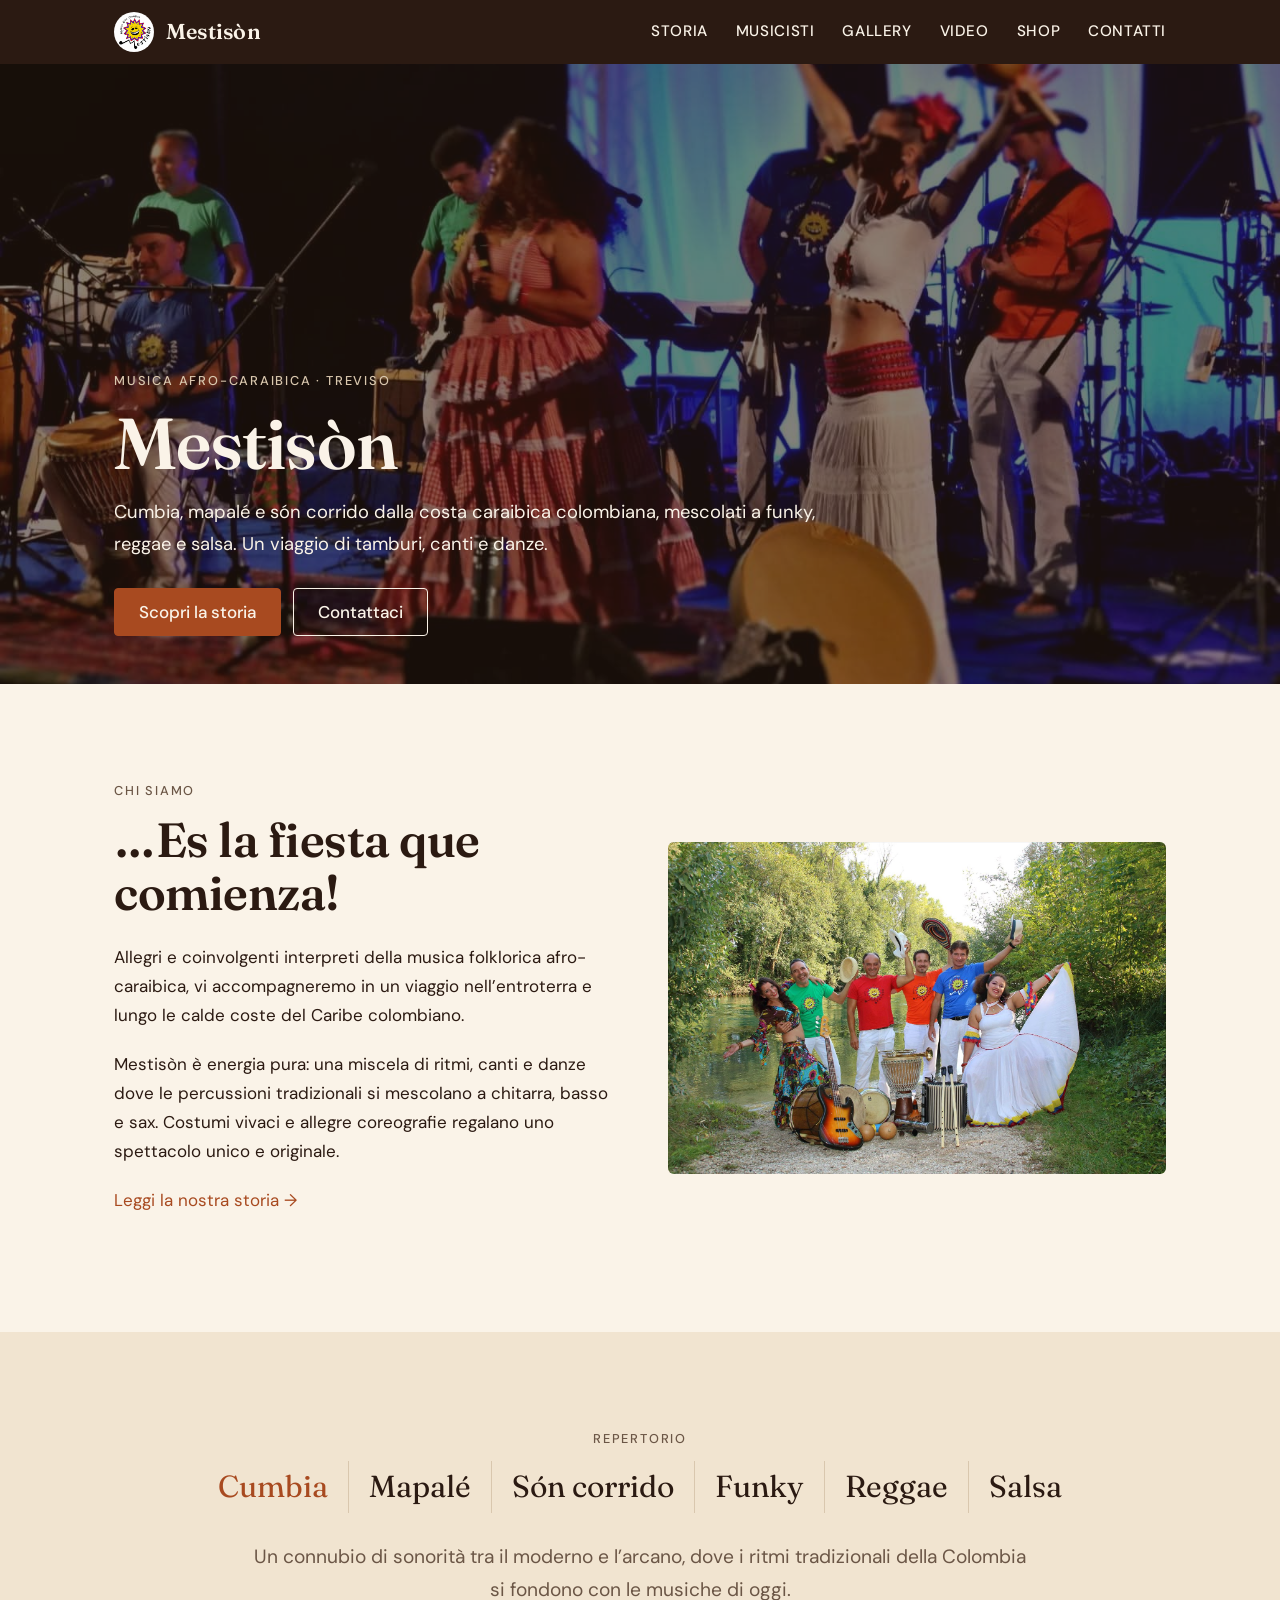
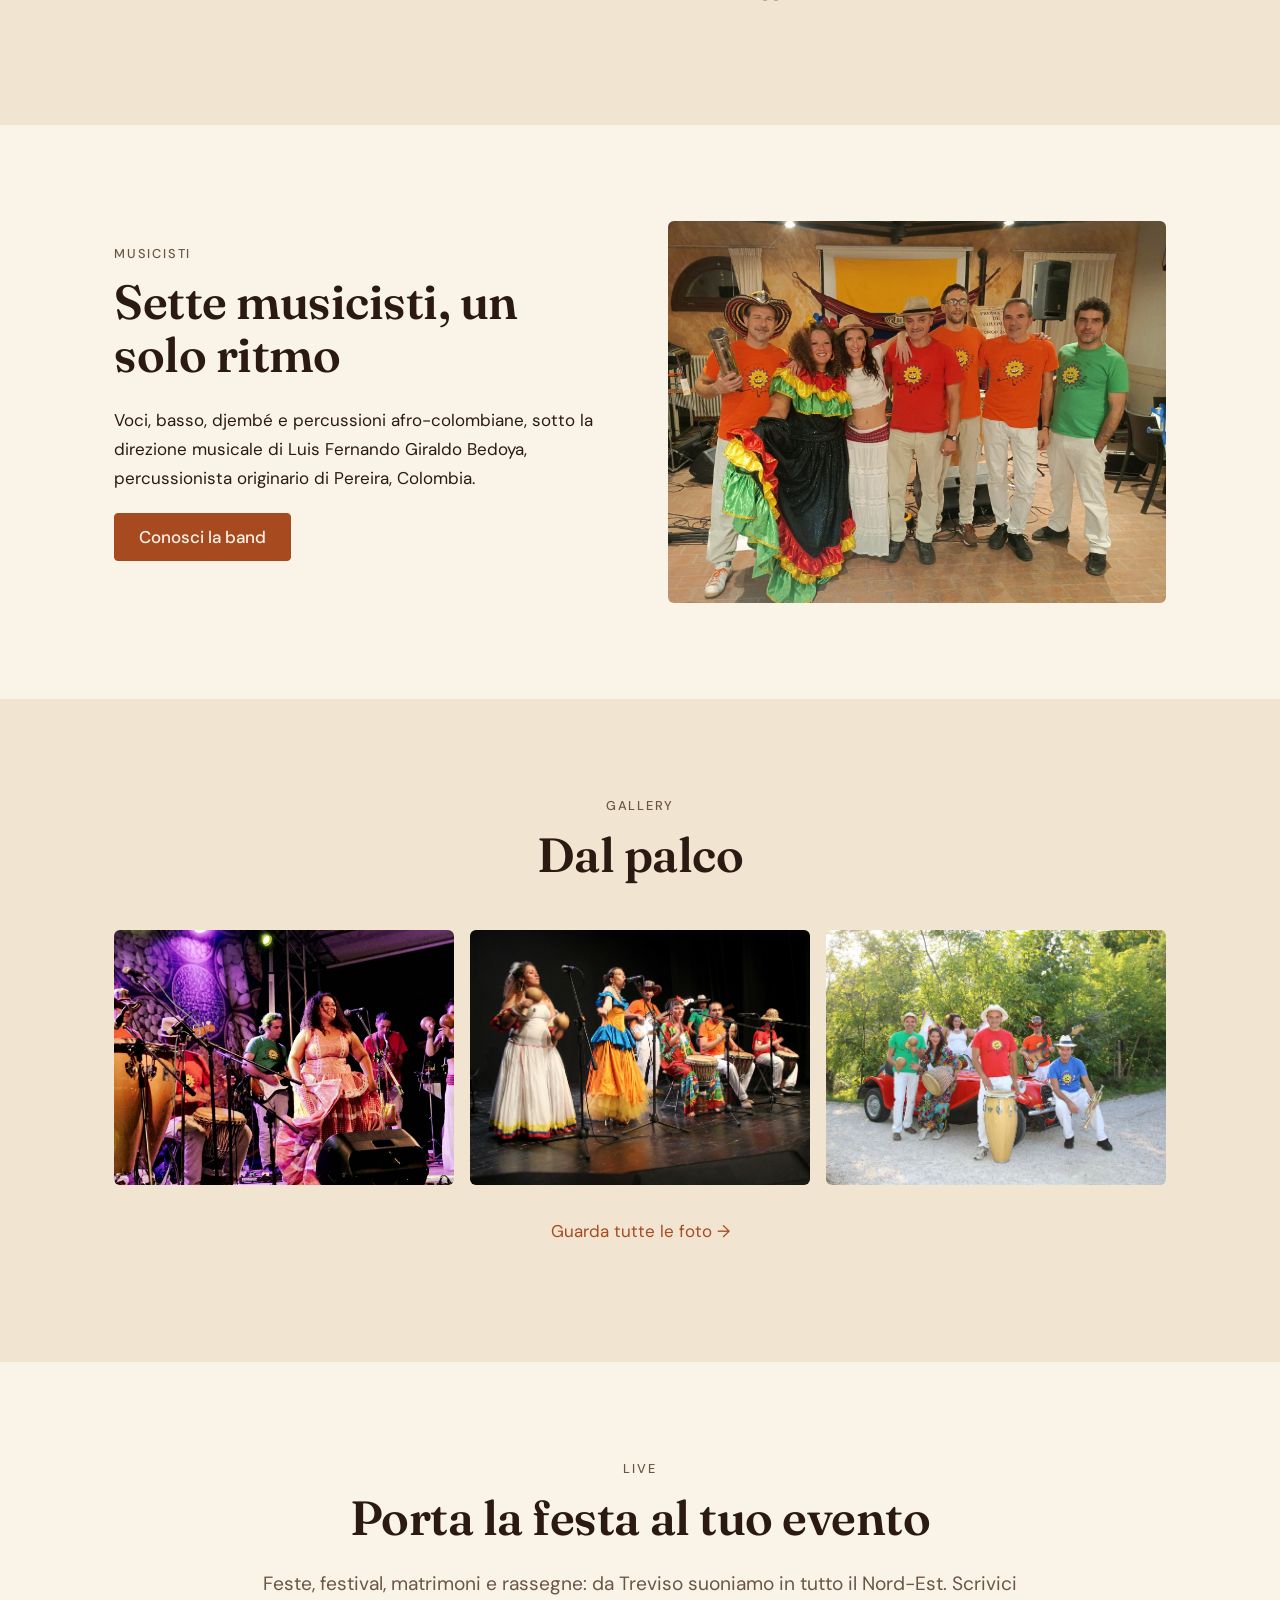
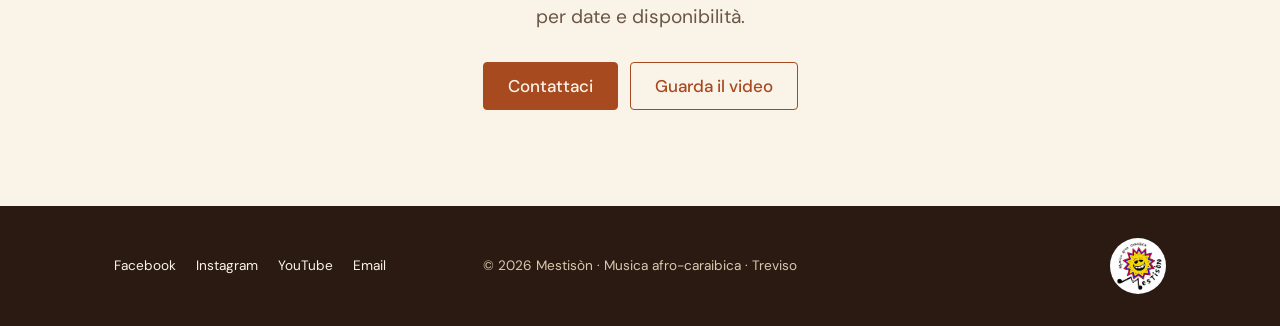
<file: site/index.html>
<!DOCTYPE html>
<html lang="it">
<head>
  <meta charset="utf-8">
  <meta name="viewport" content="width=device-width, initial-scale=1">
  <title>Mestisòn · Musica afro-caraibica</title>
  <meta name="description" content="Mestisòn: cumbia, mapalé e ritmi della costa caraibica colombiana. Band afro-caraibica nata a Treviso nel 2011.">
  <link rel="icon" href="assets/images/logo.jpg">
  <link rel="preconnect" href="https://fonts.googleapis.com">
  <link rel="preconnect" href="https://fonts.gstatic.com" crossorigin>
  <link href="https://fonts.googleapis.com/css2?family=Fraunces:wght@600&family=DM+Sans:wght@400;500;700&display=swap" rel="stylesheet">
  <link rel="stylesheet" href="css/style.css">
</head>
<body>
  <a class="skip-link" href="#main">Vai al contenuto</a>

  <header class="top-bar">
    <div class="container top-bar__inner">
      <a class="brand" href="./" aria-label="Mestisòn, home">
        <img src="assets/images/logo.jpg" alt="" width="40" height="40">
        <span>Mestisòn</span>
      </a>
      <button class="menu-toggle" type="button" aria-expanded="false" aria-controls="site-nav" aria-label="Apri il menu">
        <span></span><span></span><span></span>
      </button>
      <nav id="site-nav" class="site-nav" aria-label="Navigazione principale">
        <ul>
          <li><a href="storia/">Storia</a></li>
          <li><a href="musicisti/">Musicisti</a></li>
          <li><a href="gallery/">Gallery</a></li>
          <li><a href="video/">Video</a></li>
          <li><a href="shop/">Shop</a></li>
          <li><a href="contatti/">Contatti</a></li>
        </ul>
      </nav>
    </div>
  </header>

  <section class="hero hero--home" aria-labelledby="hero-title">
    <img class="hero__img" src="assets/images/storia/foto-storia.jpg" alt="Mestisòn dal vivo sul palco: percussioni, voci e ballerine in costume tradizionale" fetchpriority="high">
    <div class="hero__content container">
      <span class="eyebrow">Musica afro-caraibica · Treviso</span>
      <h1 id="hero-title">Mestisòn</h1>
      <p>Cumbia, mapalé e són corrido dalla costa caraibica colombiana, mescolati a funky, reggae e salsa. Un viaggio di tamburi, canti e danze.</p>
      <div class="btn-group">
        <a class="btn" href="storia/">Scopri la storia</a>
        <a class="btn btn--ghost" href="contatti/">Contattaci</a>
      </div>
    </div>
  </section>

  <main id="main">
    <section class="section">
      <div class="container two-col">
        <div>
          <span class="eyebrow">Chi siamo</span>
          <h2>…Es la fiesta que comienza!</h2>
          <p>Allegri e coinvolgenti interpreti della musica folklorica afro-caraibica, vi accompagneremo in un viaggio nell’entroterra e lungo le calde coste del Caribe colombiano.</p>
          <p>Mestisòn è energia pura: una miscela di ritmi, canti e danze dove le percussioni tradizionali si mescolano a chitarra, basso e sax. Costumi vivaci e allegre coreografie regalano uno spettacolo unico e originale.</p>
          <p><a href="storia/">Leggi la nostra storia →</a></p>
        </div>
        <div class="two-col__media">
          <img src="assets/images/gallery/img-7761.jpg" alt="La band Mestisòn al completo sulla riva del fiume con strumenti e costumi colorati" loading="lazy" width="1600" height="1067">
        </div>
      </div>
    </section>

    <section class="section section--alt" aria-labelledby="ritmi-title">
      <div class="container text-center">
        <span class="eyebrow">Repertorio</span>
        <h2 id="ritmi-title" class="visually-hidden">I ritmi che suoniamo</h2>
        <ul class="rhythms">
          <li><em>Cumbia</em></li>
          <li>Mapalé</li>
          <li>Són corrido</li>
          <li>Funky</li>
          <li>Reggae</li>
          <li>Salsa</li>
        </ul>
        <p class="lead" style="margin-top: 28px;">Un connubio di sonorità tra il moderno e l’arcano, dove i ritmi tradizionali della Colombia si fondono con le musiche di oggi.</p>
      </div>
    </section>

    <section class="section">
      <div class="container two-col two-col--reverse">
        <div>
          <span class="eyebrow">Musicisti</span>
          <h2>Sette musicisti, un solo ritmo</h2>
          <p>Voci, basso, djembé e percussioni afro-colombiane, sotto la direzione musicale di Luis Fernando Giraldo Bedoya, percussionista originario di Pereira, Colombia.</p>
          <p><a class="btn" href="musicisti/">Conosci la band</a></p>
        </div>
        <div class="two-col__media">
          <img src="assets/images/gallery/gruppo-capodanno2025.jpg" alt="I sette componenti di Mestisòn in posa con le magliette della band e i costumi di scena" loading="lazy" width="1600" height="1226">
        </div>
      </div>
    </section>

    <section class="section section--alt">
      <div class="container">
        <div class="section__head text-center">
          <span class="eyebrow">Gallery</span>
          <h2>Dal palco</h2>
        </div>
        <div class="gallery-preview">
          <img src="assets/images/gallery/p1080384.jpg" alt="Mestisòn in concerto, la cantante in abito tradizionale a quadretti rossi" loading="lazy" width="1600" height="900">
          <img src="assets/images/gallery/img-5634.jpg" alt="La band su un palco teatrale con due ballerine in primo piano" loading="lazy" width="1600" height="1067">
          <img src="assets/images/gallery/img-7820.jpg" alt="La band in posa davanti a un'auto d'epoca rossa" loading="lazy" width="1600" height="1067">
        </div>
        <p class="text-center" style="margin-top: 32px;"><a href="gallery/">Guarda tutte le foto →</a></p>
      </div>
    </section>

    <section class="section text-center">
      <div class="container">
        <span class="eyebrow">Live</span>
        <h2>Porta la festa al tuo evento</h2>
        <p class="lead">Feste, festival, matrimoni e rassegne: da Treviso suoniamo in tutto il Nord-Est. Scrivici per date e disponibilità.</p>
        <div class="btn-group" style="justify-content: center;">
          <a class="btn" href="contatti/">Contattaci</a>
          <a class="btn btn--ghost" href="video/">Guarda il video</a>
        </div>
      </div>
    </section>
  </main>

  <footer class="bottom-bar">
    <div class="container bottom-bar__inner">
      <ul class="social" aria-label="Social">
        <!-- TODO: inserire gli URL dei profili social della band -->
        <li><a href="#">Facebook</a></li>
        <li><a href="#">Instagram</a></li>
        <li><a href="#">YouTube</a></li>
        <li><a href="mailto:mestison2011@gmail.com">Email</a></li>
      </ul>
      <p class="bottom-bar__copy">© <span id="year">2026</span> Mestisòn · Musica afro-caraibica · Treviso</p>
      <a class="bottom-bar__logo" href="./" aria-label="Mestisòn, home">
        <img src="assets/images/logo.jpg" alt="Logo Mestisòn" width="56" height="56">
      </a>
    </div>
  </footer>

  <script src="script.js"></script>
</body>
</html>
</file>
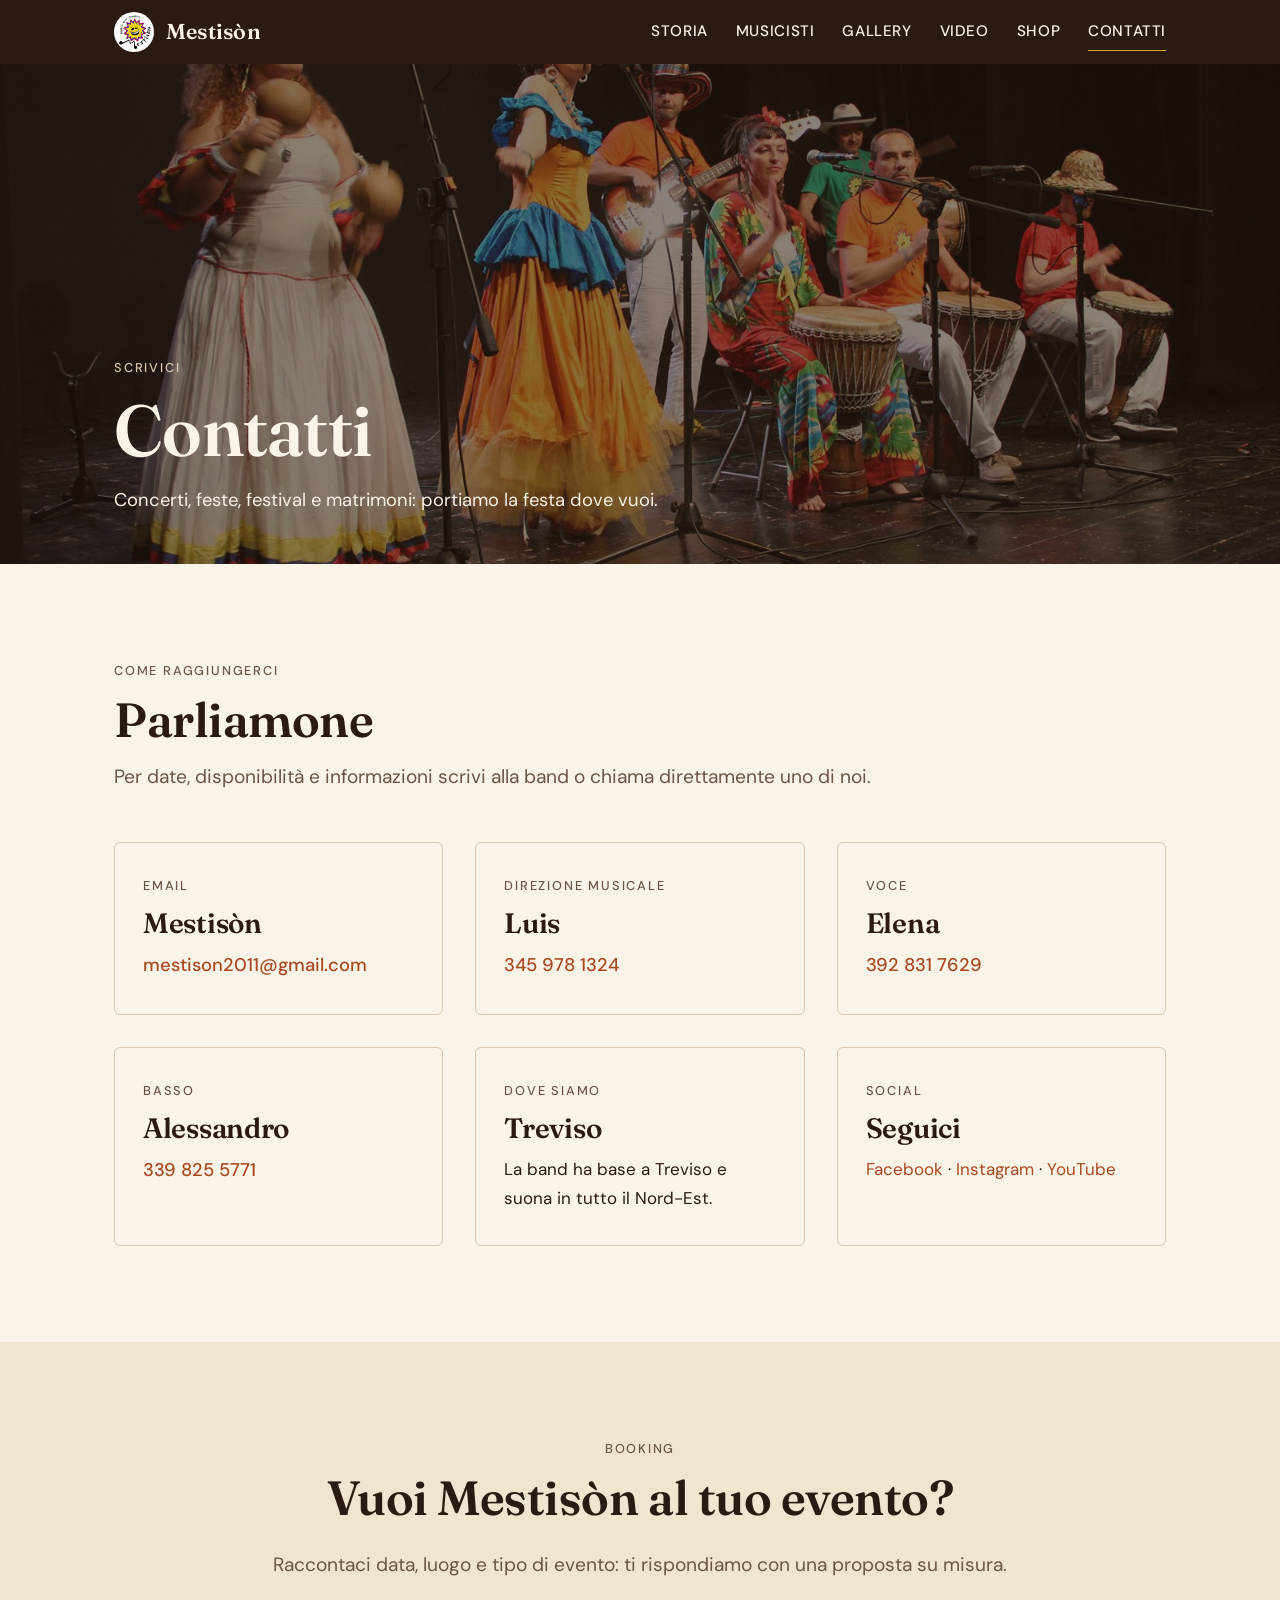
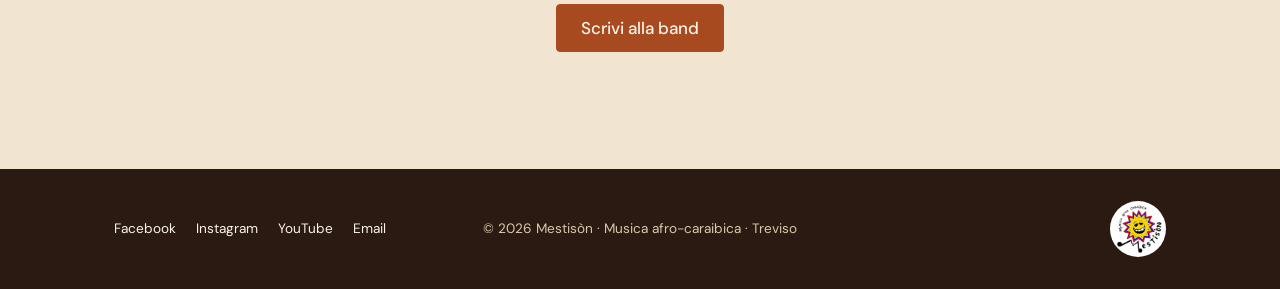
<file: site/contatti/index.html>
<!DOCTYPE html>
<html lang="it">
<head>
  <meta charset="utf-8">
  <meta name="viewport" content="width=device-width, initial-scale=1">
  <title>Contatti · Mestisòn</title>
  <meta name="description" content="Contatta Mestisòn per concerti, feste e festival: email e telefoni della band.">
  <link rel="icon" href="../assets/images/logo.jpg">
  <link rel="preconnect" href="https://fonts.googleapis.com">
  <link rel="preconnect" href="https://fonts.gstatic.com" crossorigin>
  <link href="https://fonts.googleapis.com/css2?family=Fraunces:wght@600&family=DM+Sans:wght@400;500;700&display=swap" rel="stylesheet">
  <link rel="stylesheet" href="../css/style.css">
</head>
<body>
  <a class="skip-link" href="#main">Vai al contenuto</a>

  <header class="top-bar">
    <div class="container top-bar__inner">
      <a class="brand" href="../" aria-label="Mestisòn, home">
        <img src="../assets/images/logo.jpg" alt="" width="40" height="40">
        <span>Mestisòn</span>
      </a>
      <button class="menu-toggle" type="button" aria-expanded="false" aria-controls="site-nav" aria-label="Apri il menu">
        <span></span><span></span><span></span>
      </button>
      <nav id="site-nav" class="site-nav" aria-label="Navigazione principale">
        <ul>
          <li><a href="../storia/">Storia</a></li>
          <li><a href="../musicisti/">Musicisti</a></li>
          <li><a href="../gallery/">Gallery</a></li>
          <li><a href="../video/">Video</a></li>
          <li><a href="../shop/">Shop</a></li>
          <li><a href="../contatti/" aria-current="page">Contatti</a></li>
        </ul>
      </nav>
    </div>
  </header>

  <section class="hero" aria-labelledby="page-title">
    <img class="hero__img" src="../assets/images/gallery/img-5634.jpg" alt="Mestisòn sul palco con ballerine in costume tradizionale" fetchpriority="high">
    <div class="hero__content container">
      <span class="eyebrow">Scrivici</span>
      <h1 id="page-title">Contatti</h1>
      <p>Concerti, feste, festival e matrimoni: portiamo la festa dove vuoi.</p>
    </div>
  </section>

  <main id="main">
    <section class="section">
      <div class="container">
        <div class="section__head measure">
          <span class="eyebrow">Come raggiungerci</span>
          <h2>Parliamone</h2>
          <p class="lead">Per date, disponibilità e informazioni scrivi alla band o chiama direttamente uno di noi.</p>
        </div>

        <div class="cards">
          <div class="card card--contact">
            <span class="eyebrow">Email</span>
            <h3>Mestisòn</h3>
            <p><a href="mailto:mestison2011@gmail.com">mestison2011@gmail.com</a></p>
          </div>
          <div class="card card--contact">
            <span class="eyebrow">Direzione musicale</span>
            <h3>Luis</h3>
            <p><a href="tel:+393459781324">345 978 1324</a></p>
          </div>
          <div class="card card--contact">
            <span class="eyebrow">Voce</span>
            <h3>Elena</h3>
            <p><a href="tel:+393928317629">392 831 7629</a></p>
          </div>
          <div class="card card--contact">
            <span class="eyebrow">Basso</span>
            <h3>Alessandro</h3>
            <p><a href="tel:+393398255771">339 825 5771</a></p>
          </div>
          <div class="card">
            <span class="eyebrow">Dove siamo</span>
            <h3>Treviso</h3>
            <p>La band ha base a Treviso e suona in tutto il Nord-Est.</p>
          </div>
          <div class="card">
            <span class="eyebrow">Social</span>
            <h3>Seguici</h3>
            <!-- TODO: inserire gli URL dei profili social della band -->
            <p><a href="#">Facebook</a> · <a href="#">Instagram</a> · <a href="#">YouTube</a></p>
          </div>
        </div>
      </div>
    </section>

    <section class="section section--alt text-center">
      <div class="container">
        <span class="eyebrow">Booking</span>
        <h2>Vuoi Mestisòn al tuo evento?</h2>
        <p class="lead">Raccontaci data, luogo e tipo di evento: ti rispondiamo con una proposta su misura.</p>
        <p><a class="btn" href="mailto:mestison2011@gmail.com?subject=Richiesta%20concerto%20Mestis%C3%B2n">Scrivi alla band</a></p>
      </div>
    </section>
  </main>

  <footer class="bottom-bar">
    <div class="container bottom-bar__inner">
      <ul class="social" aria-label="Social">
        <!-- TODO: inserire gli URL dei profili social della band -->
        <li><a href="#">Facebook</a></li>
        <li><a href="#">Instagram</a></li>
        <li><a href="#">YouTube</a></li>
        <li><a href="mailto:mestison2011@gmail.com">Email</a></li>
      </ul>
      <p class="bottom-bar__copy">© <span id="year">2026</span> Mestisòn · Musica afro-caraibica · Treviso</p>
      <a class="bottom-bar__logo" href="../" aria-label="Mestisòn, home">
        <img src="../assets/images/logo.jpg" alt="Logo Mestisòn" width="56" height="56">
      </a>
    </div>
  </footer>

  <script src="../script.js"></script>
</body>
</html>
</file>
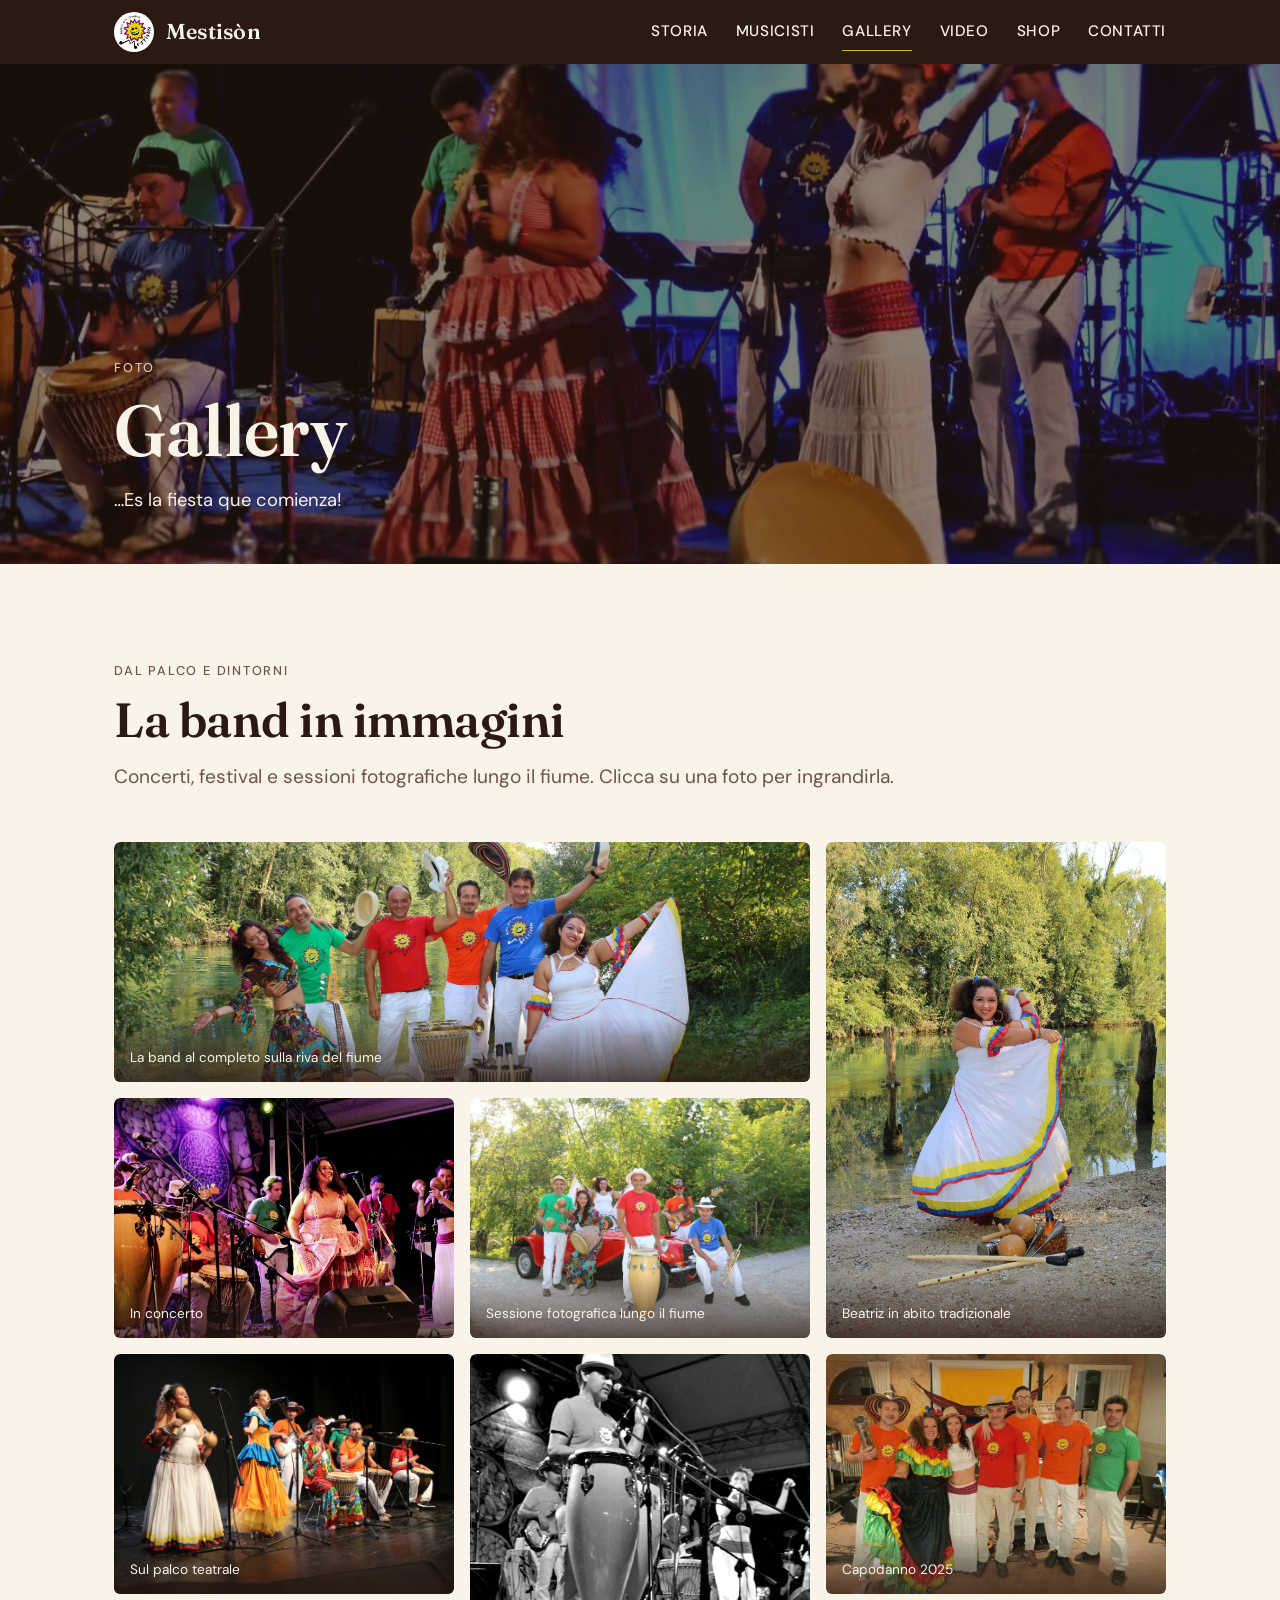
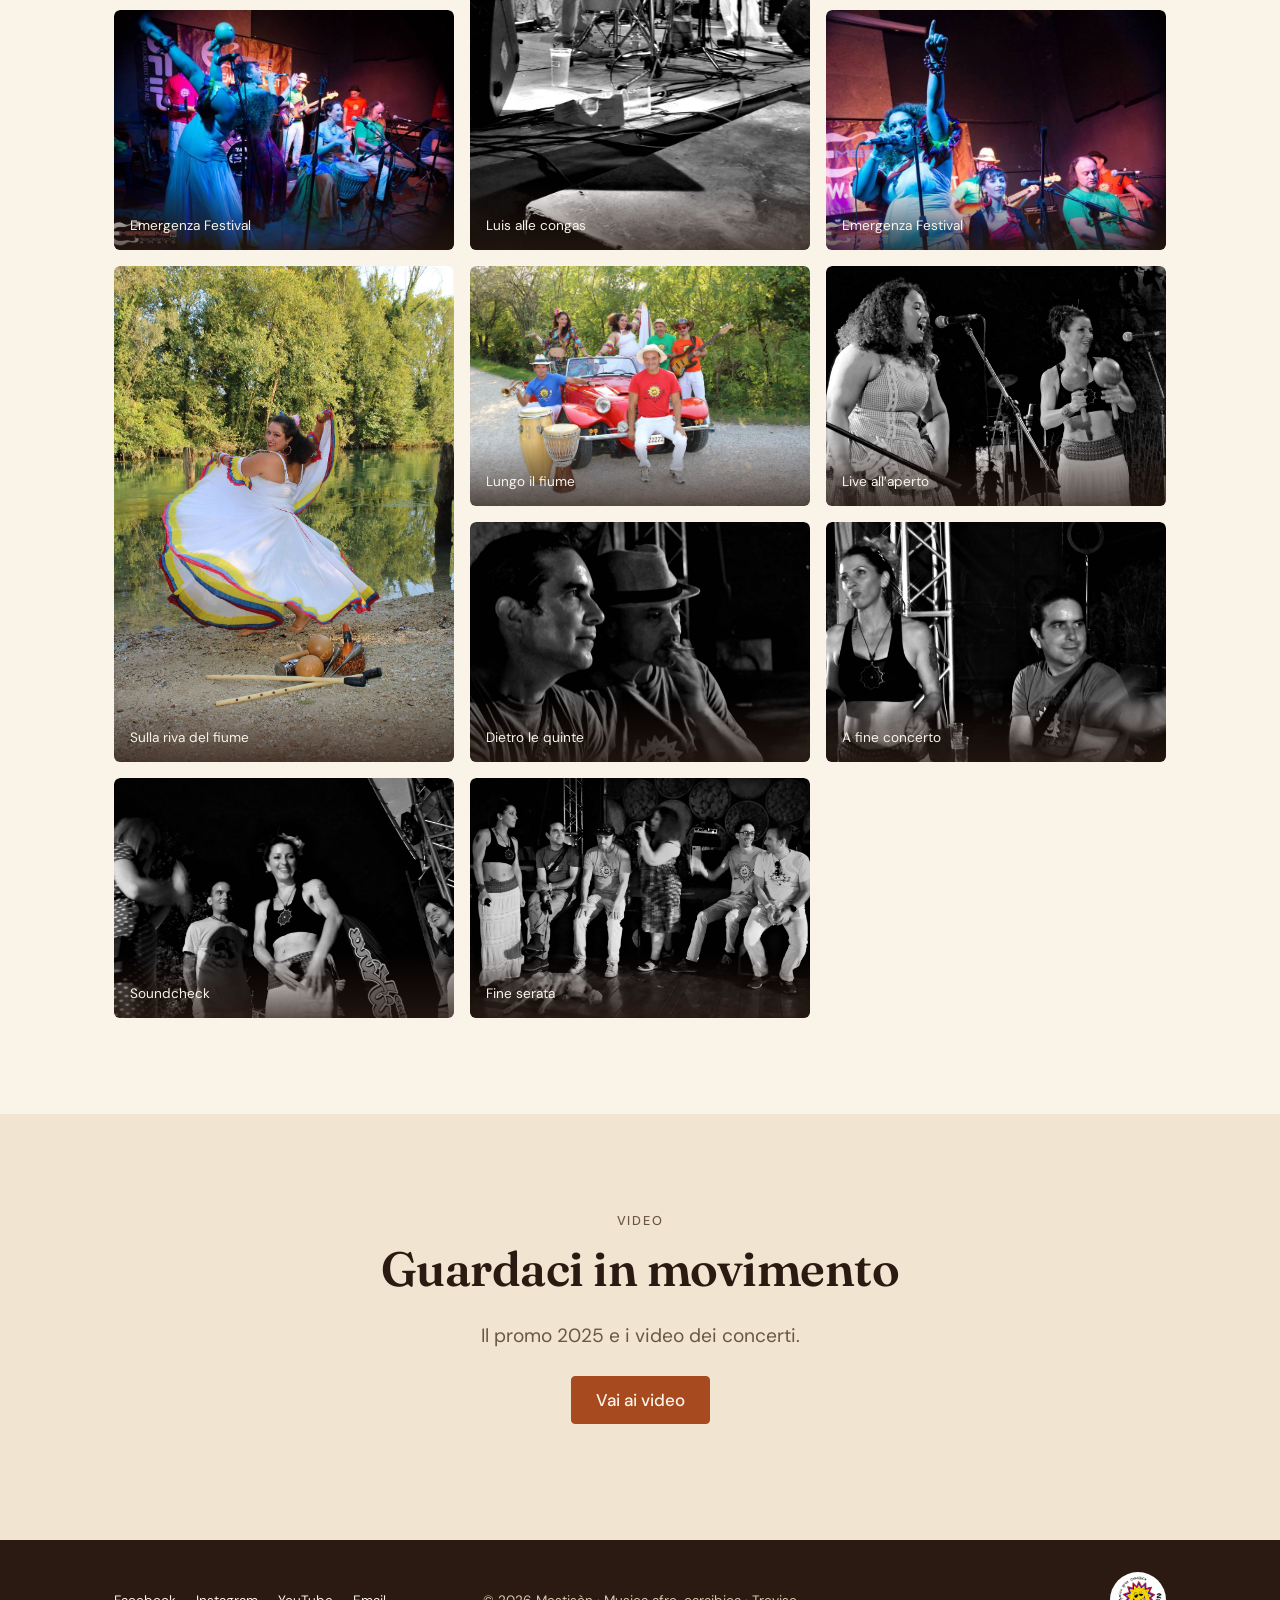
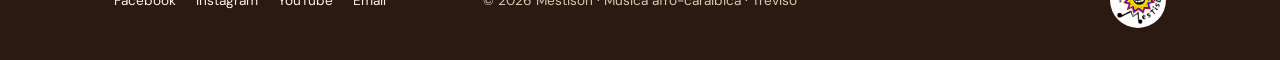
<file: site/gallery/index.html>
<!DOCTYPE html>
<html lang="it">
<head>
  <meta charset="utf-8">
  <meta name="viewport" content="width=device-width, initial-scale=1">
  <title>Gallery · Mestisòn</title>
  <meta name="description" content="Le foto di Mestisòn: concerti, festival e la band al completo.">
  <link rel="icon" href="../assets/images/logo.jpg">
  <link rel="preconnect" href="https://fonts.googleapis.com">
  <link rel="preconnect" href="https://fonts.gstatic.com" crossorigin>
  <link href="https://fonts.googleapis.com/css2?family=Fraunces:wght@600&family=DM+Sans:wght@400;500;700&display=swap" rel="stylesheet">
  <link rel="stylesheet" href="../css/style.css">
</head>
<body>
  <a class="skip-link" href="#main">Vai al contenuto</a>

  <header class="top-bar">
    <div class="container top-bar__inner">
      <a class="brand" href="../" aria-label="Mestisòn, home">
        <img src="../assets/images/logo.jpg" alt="" width="40" height="40">
        <span>Mestisòn</span>
      </a>
      <button class="menu-toggle" type="button" aria-expanded="false" aria-controls="site-nav" aria-label="Apri il menu">
        <span></span><span></span><span></span>
      </button>
      <nav id="site-nav" class="site-nav" aria-label="Navigazione principale">
        <ul>
          <li><a href="../storia/">Storia</a></li>
          <li><a href="../musicisti/">Musicisti</a></li>
          <li><a href="../gallery/" aria-current="page">Gallery</a></li>
          <li><a href="../video/">Video</a></li>
          <li><a href="../shop/">Shop</a></li>
          <li><a href="../contatti/">Contatti</a></li>
        </ul>
      </nav>
    </div>
  </header>

  <section class="hero" aria-labelledby="page-title">
    <img class="hero__img" src="../assets/images/storia/foto-storia.jpg" alt="Mestisòn dal vivo: percussioni, voci e ballerine in costume tradizionale" fetchpriority="high">
    <div class="hero__content container">
      <span class="eyebrow">Foto</span>
      <h1 id="page-title">Gallery</h1>
      <p>…Es la fiesta que comienza!</p>
    </div>
  </section>

  <main id="main">
    <section class="section">
      <div class="container">
        <div class="section__head measure">
          <span class="eyebrow">Dal palco e dintorni</span>
          <h2>La band in immagini</h2>
          <p class="lead">Concerti, festival e sessioni fotografiche lungo il fiume. Clicca su una foto per ingrandirla.</p>
        </div>

        <div class="gallery">
          <figure class="is-wide">
            <button type="button" aria-label="Ingrandisci: la band al completo sulla riva del fiume">
              <img src="../assets/images/gallery/img-7761.jpg" alt="La band al completo sulla riva del fiume con strumenti e costumi colorati" loading="lazy" width="1600" height="1067">
            </button>
            <figcaption>La band al completo sulla riva del fiume</figcaption>
          </figure>
          <figure class="is-tall">
            <button type="button" aria-label="Ingrandisci: Beatriz in abito tradizionale">
              <img src="../assets/images/gallery/img-7812.jpg" alt="Beatriz danza in abito bianco tradizionale colombiano sulla riva del fiume" loading="lazy" width="1067" height="1600">
            </button>
            <figcaption>Beatriz in abito tradizionale</figcaption>
          </figure>
          <figure>
            <button type="button" aria-label="Ingrandisci: Mestisòn in concerto">
              <img src="../assets/images/gallery/p1080384.jpg" alt="Mestisòn in concerto: la cantante in abito a quadretti rossi, congas e chitarra" loading="lazy" width="1600" height="900">
            </button>
            <figcaption>In concerto</figcaption>
          </figure>
          <figure>
            <button type="button" aria-label="Ingrandisci: la band davanti a un'auto d'epoca">
              <img src="../assets/images/gallery/img-7820.jpg" alt="La band in posa con gli strumenti davanti a un'auto d'epoca rossa" loading="lazy" width="1600" height="1067">
            </button>
            <figcaption>Sessione fotografica lungo il fiume</figcaption>
          </figure>
          <figure>
            <button type="button" aria-label="Ingrandisci: sul palco teatrale">
              <img src="../assets/images/gallery/img-5634.jpg" alt="La band su un palco teatrale con due ballerine in primo piano" loading="lazy" width="1600" height="1067">
            </button>
            <figcaption>Sul palco teatrale</figcaption>
          </figure>
          <figure class="is-tall">
            <button type="button" aria-label="Ingrandisci: Luis alle congas">
              <img src="../assets/images/gallery/p1080430.jpg" alt="Luis alle congas durante un concerto all'aperto, in bianco e nero" loading="lazy" width="900" height="1600">
            </button>
            <figcaption>Luis alle congas</figcaption>
          </figure>
          <figure>
            <button type="button" aria-label="Ingrandisci: foto di gruppo, Capodanno 2025">
              <img src="../assets/images/gallery/gruppo-capodanno2025.jpg" alt="I sette componenti di Mestisòn in posa con le magliette della band e i costumi di scena" loading="lazy" width="1600" height="1226">
            </button>
            <figcaption>Capodanno 2025</figcaption>
          </figure>
          <figure>
            <button type="button" aria-label="Ingrandisci: Emergenza Festival">
              <img src="../assets/images/gallery/emergenza-gruppo.jpg" alt="Mestisòn sul palco dell'Emergenza Festival, con ballerina in primo piano" loading="lazy" width="960" height="641">
            </button>
            <figcaption>Emergenza Festival</figcaption>
          </figure>
          <figure>
            <button type="button" aria-label="Ingrandisci: Emergenza Festival, la band">
              <img src="../assets/images/gallery/emergenza-gruppo1.jpg" alt="La band Mestisòn durante l'esibizione all'Emergenza Festival" loading="lazy" width="960" height="641">
            </button>
            <figcaption>Emergenza Festival</figcaption>
          </figure>
          <figure class="is-tall">
            <button type="button" aria-label="Ingrandisci: ritratto sulla riva del fiume">
              <img src="../assets/images/gallery/img-7814.jpg" alt="Ritratto in abito tradizionale sulla riva del fiume" loading="lazy" width="1067" height="1600">
            </button>
            <figcaption>Sulla riva del fiume</figcaption>
          </figure>
          <figure>
            <button type="button" aria-label="Ingrandisci: la band lungo il fiume">
              <img src="../assets/images/gallery/img-7822.jpg" alt="La band Mestisòn lungo il fiume" loading="lazy" width="1600" height="1067">
            </button>
            <figcaption>Lungo il fiume</figcaption>
          </figure>
          <figure>
            <button type="button" aria-label="Ingrandisci: live all'aperto">
              <img src="../assets/images/gallery/p1080386.jpg" alt="Mestisòn in concerto all'aperto" loading="lazy" width="1600" height="900">
            </button>
            <figcaption>Live all’aperto</figcaption>
          </figure>
          <figure>
            <button type="button" aria-label="Ingrandisci: dietro le quinte">
              <img src="../assets/images/gallery/p1080449.jpg" alt="Momento dietro le quinte durante un concerto" loading="lazy" width="1600" height="900">
            </button>
            <figcaption>Dietro le quinte</figcaption>
          </figure>
          <figure>
            <button type="button" aria-label="Ingrandisci: Elena e Alessandro a fine concerto">
              <img src="../assets/images/gallery/p1080467.jpg" alt="Elena e Alessandro a fine concerto, in bianco e nero" loading="lazy" width="1600" height="900">
            </button>
            <figcaption>A fine concerto</figcaption>
          </figure>
          <figure>
            <button type="button" aria-label="Ingrandisci: soundcheck">
              <img src="../assets/images/gallery/p1080505.jpg" alt="La band durante il soundcheck" loading="lazy" width="1600" height="900">
            </button>
            <figcaption>Soundcheck</figcaption>
          </figure>
          <figure>
            <button type="button" aria-label="Ingrandisci: la band a riposo sul palco">
              <img src="../assets/images/gallery/p1080516.jpg" alt="La band seduta sul palco a fine serata, in bianco e nero" loading="lazy" width="1600" height="900">
            </button>
            <figcaption>Fine serata</figcaption>
          </figure>
        </div>
      </div>
    </section>

    <section class="section section--alt text-center">
      <div class="container">
        <span class="eyebrow">Video</span>
        <h2>Guardaci in movimento</h2>
        <p class="lead">Il promo 2025 e i video dei concerti.</p>
        <p><a class="btn" href="../video/">Vai ai video</a></p>
      </div>
    </section>
  </main>

  <dialog class="lightbox" aria-label="Foto ingrandita">
    <img alt="">
    <div class="lightbox__caption">
      <span class="lightbox__text"></span>
      <button type="button" class="lightbox__close">Chiudi</button>
    </div>
  </dialog>

  <footer class="bottom-bar">
    <div class="container bottom-bar__inner">
      <ul class="social" aria-label="Social">
        <!-- TODO: inserire gli URL dei profili social della band -->
        <li><a href="#">Facebook</a></li>
        <li><a href="#">Instagram</a></li>
        <li><a href="#">YouTube</a></li>
        <li><a href="mailto:mestison2011@gmail.com">Email</a></li>
      </ul>
      <p class="bottom-bar__copy">© <span id="year">2026</span> Mestisòn · Musica afro-caraibica · Treviso</p>
      <a class="bottom-bar__logo" href="../" aria-label="Mestisòn, home">
        <img src="../assets/images/logo.jpg" alt="Logo Mestisòn" width="56" height="56">
      </a>
    </div>
  </footer>

  <script src="../script.js"></script>
</body>
</html>
</file>
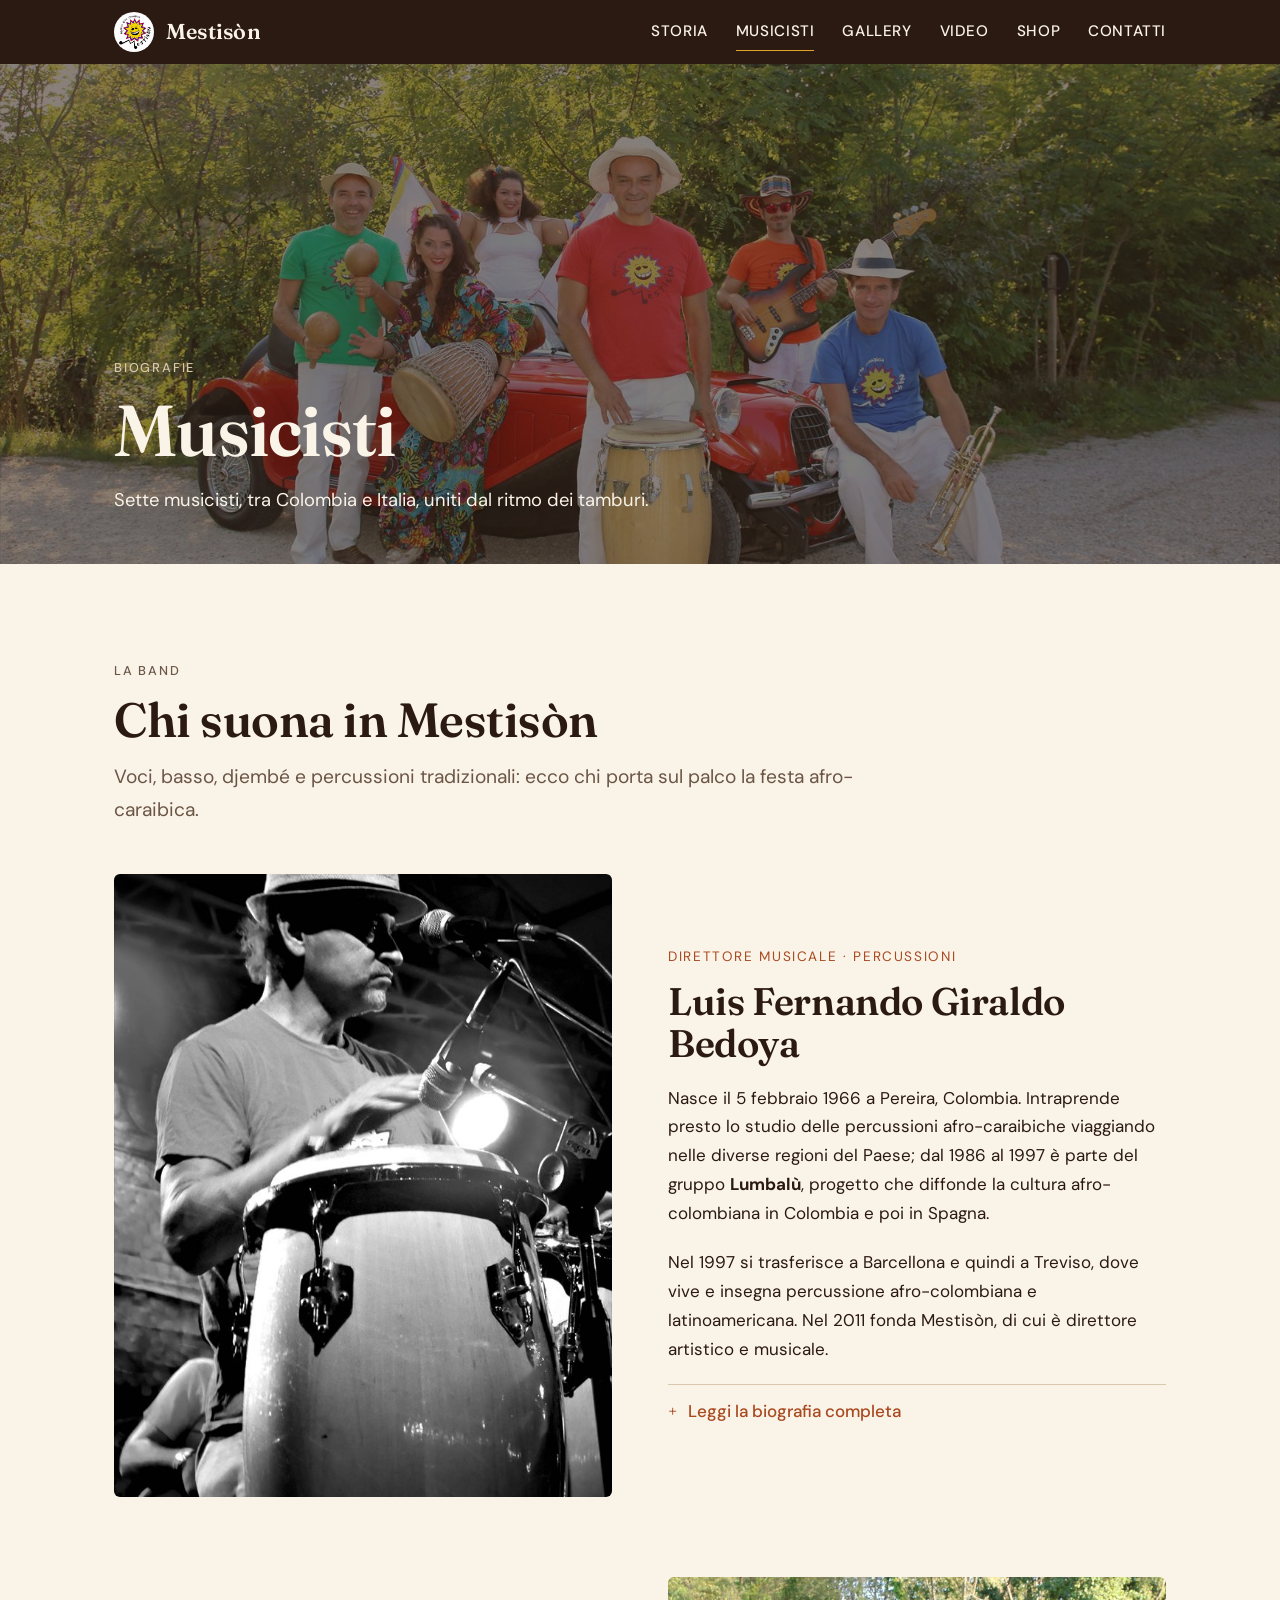
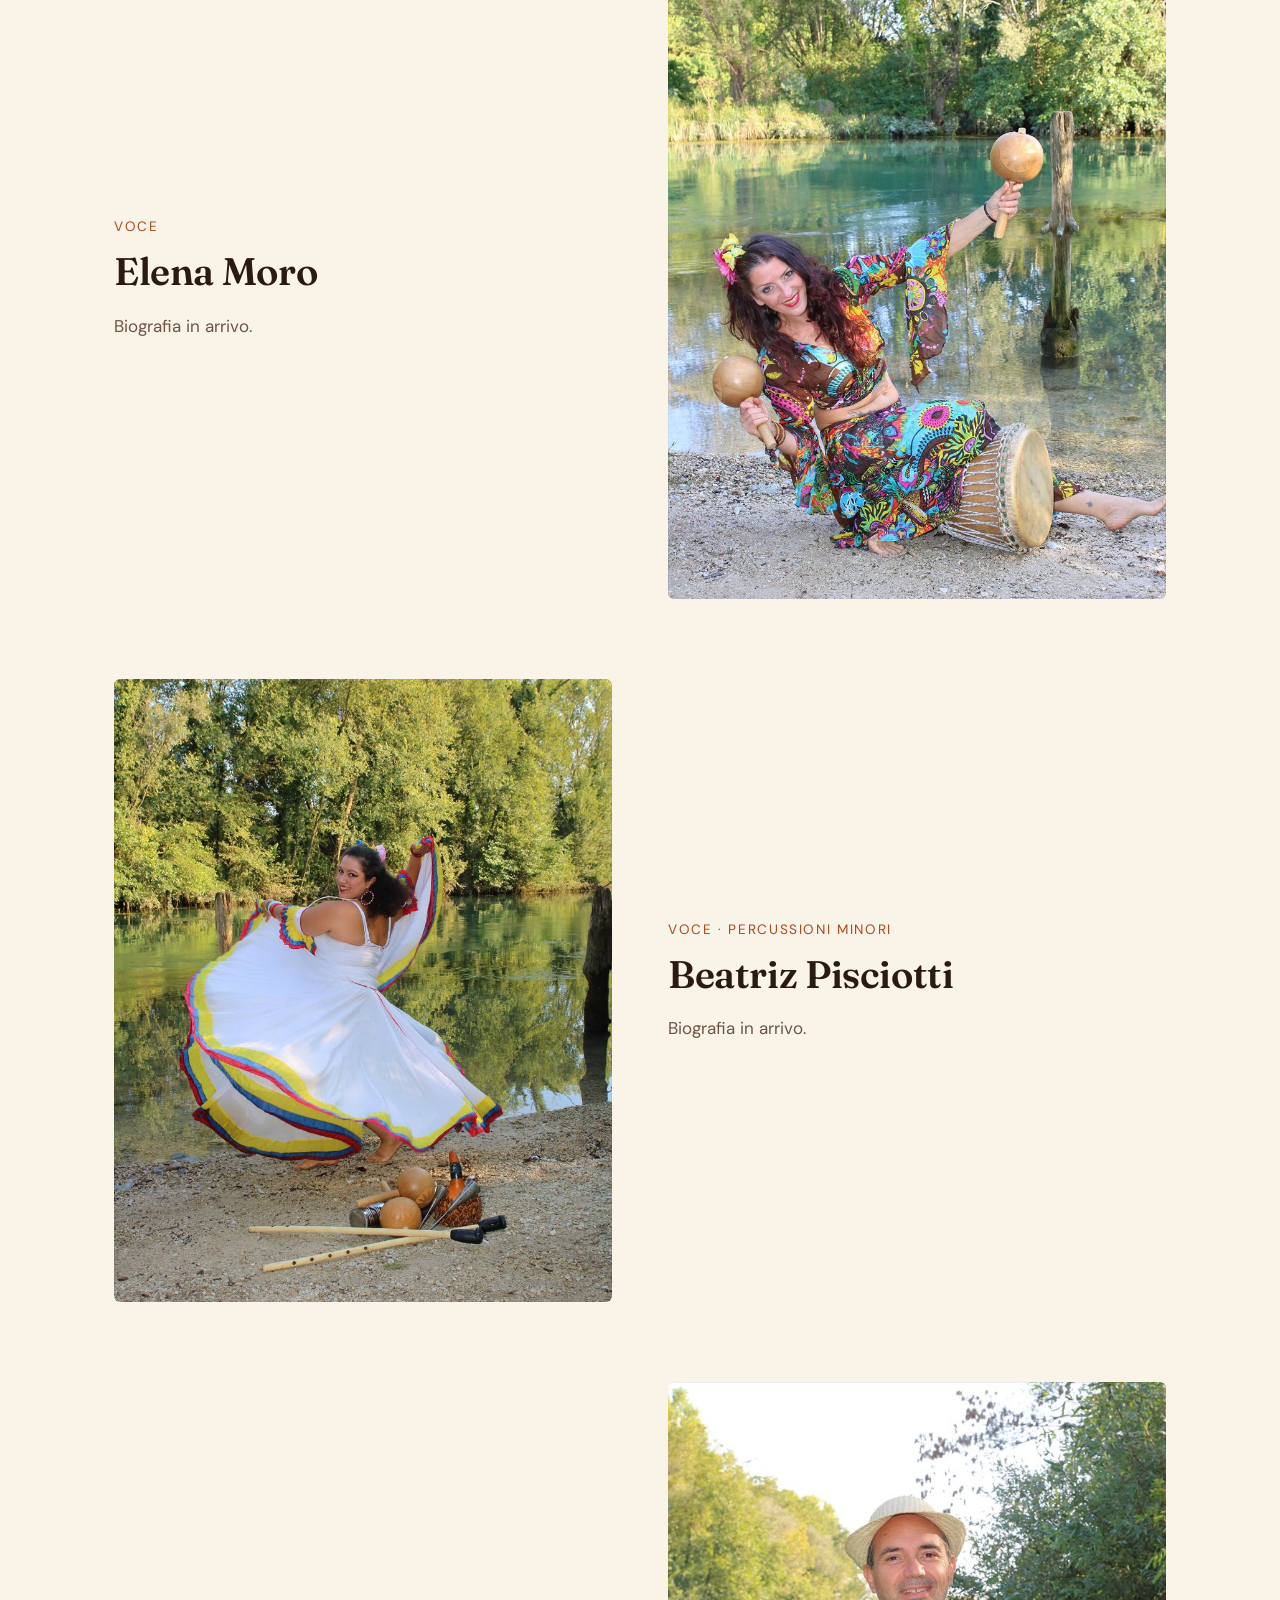
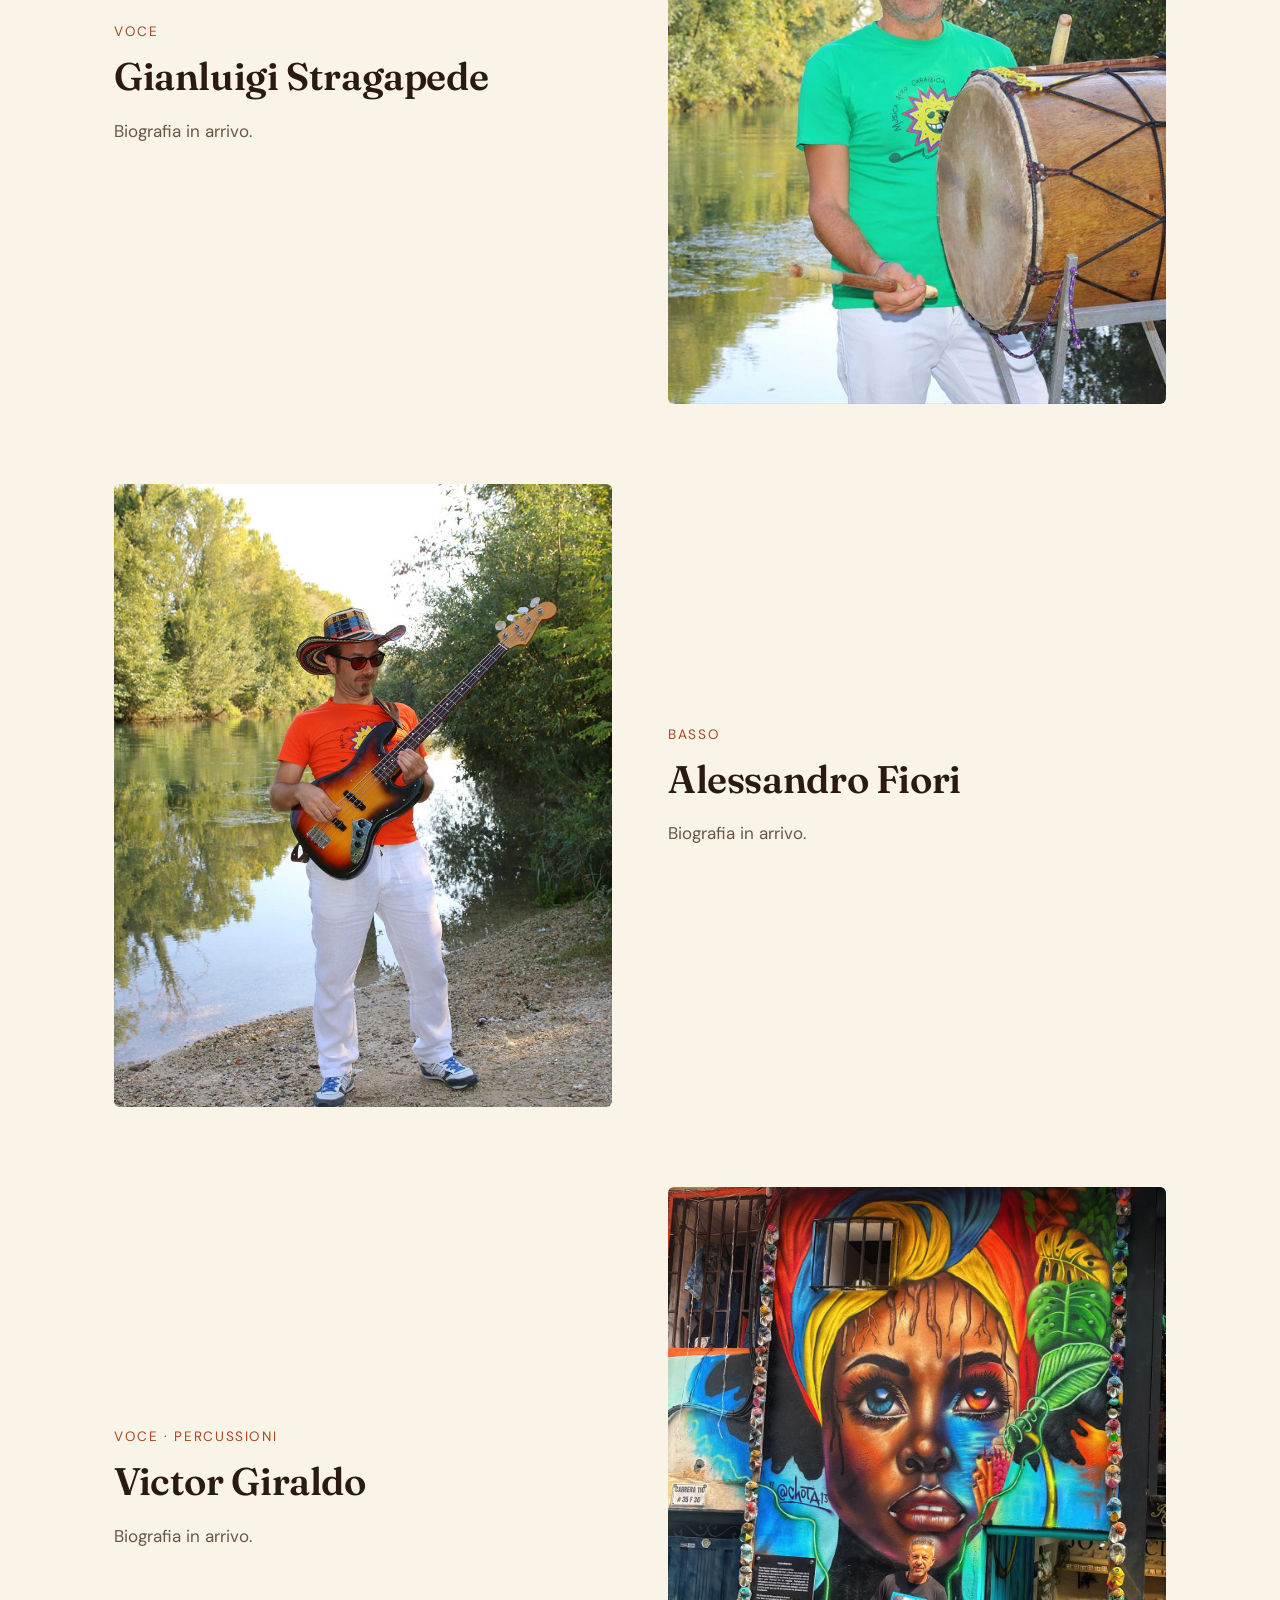
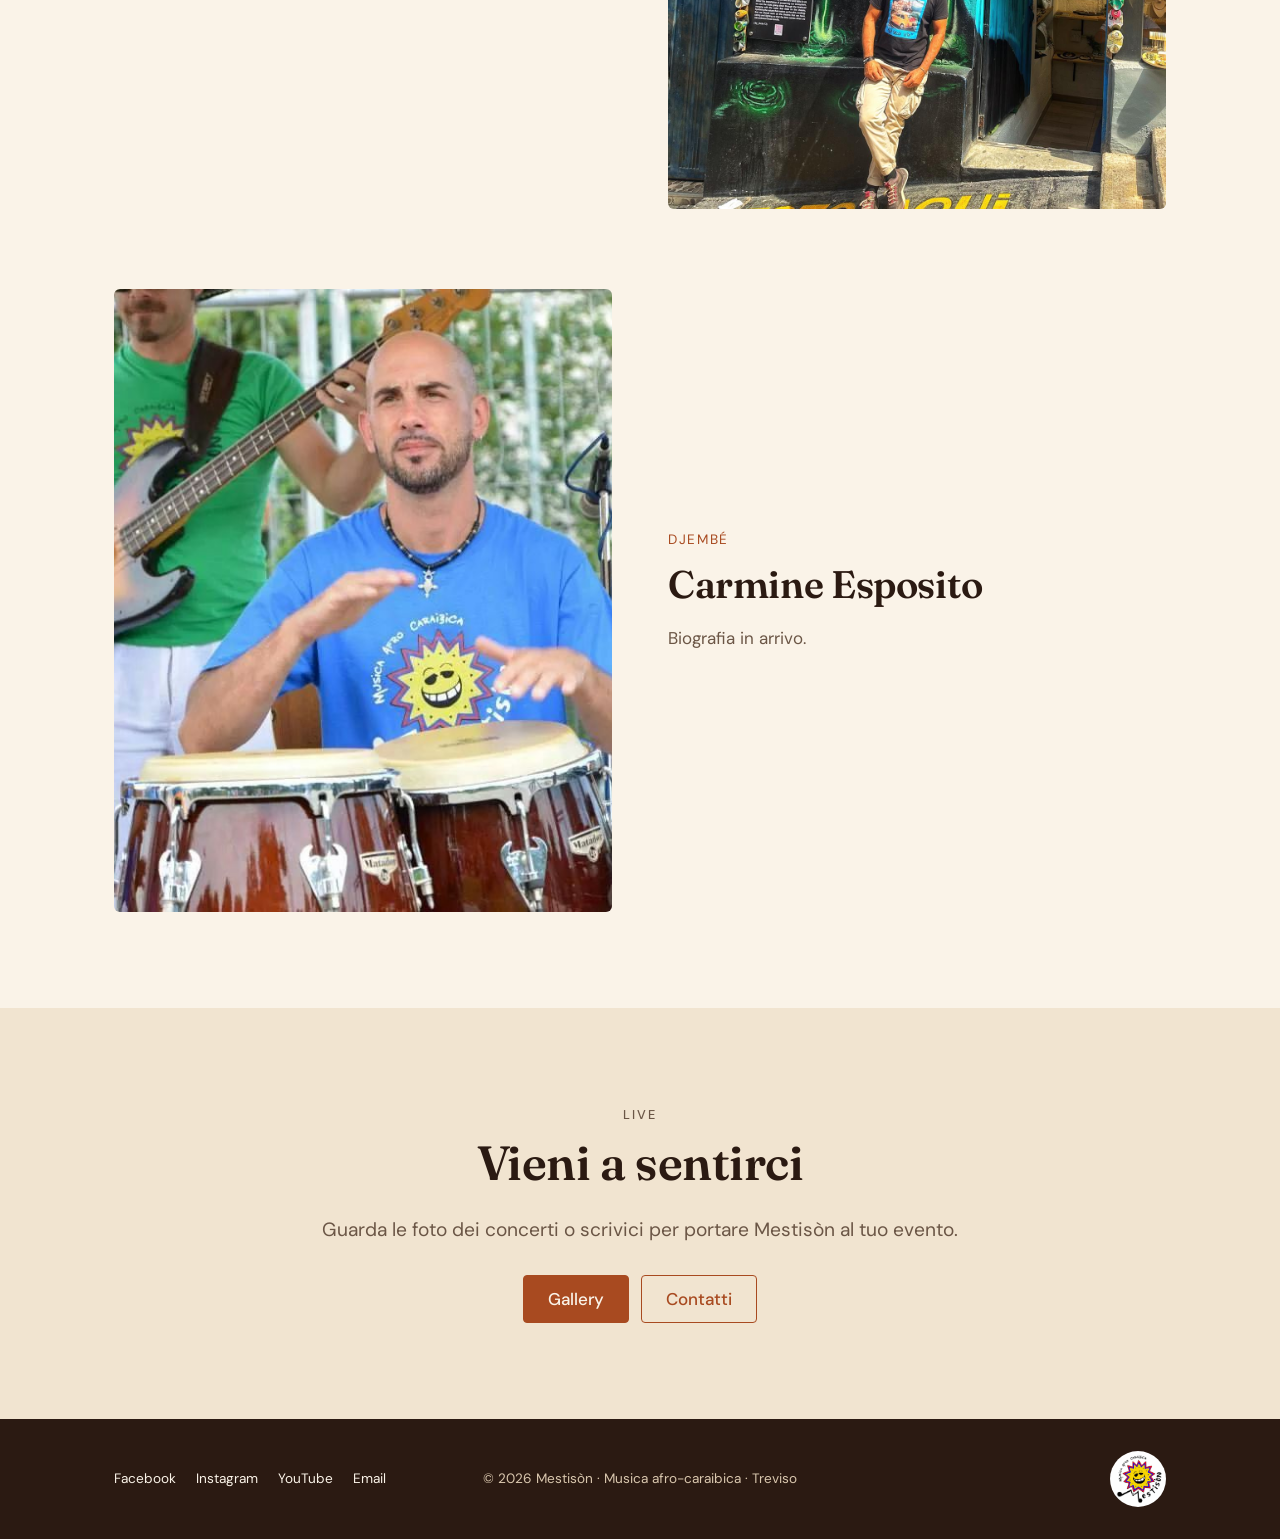
<file: site/musicisti/index.html>
<!DOCTYPE html>
<html lang="it">
<head>
  <meta charset="utf-8">
  <meta name="viewport" content="width=device-width, initial-scale=1">
  <title>Musicisti · Mestisòn</title>
  <meta name="description" content="I musicisti di Mestisòn: voci, basso, djembé e percussioni afro-colombiane sotto la direzione di Luis Fernando Giraldo Bedoya.">
  <link rel="icon" href="../assets/images/logo.jpg">
  <link rel="preconnect" href="https://fonts.googleapis.com">
  <link rel="preconnect" href="https://fonts.gstatic.com" crossorigin>
  <link href="https://fonts.googleapis.com/css2?family=Fraunces:wght@600&family=DM+Sans:wght@400;500;700&display=swap" rel="stylesheet">
  <link rel="stylesheet" href="../css/style.css">
</head>
<body>
  <a class="skip-link" href="#main">Vai al contenuto</a>

  <header class="top-bar">
    <div class="container top-bar__inner">
      <a class="brand" href="../" aria-label="Mestisòn, home">
        <img src="../assets/images/logo.jpg" alt="" width="40" height="40">
        <span>Mestisòn</span>
      </a>
      <button class="menu-toggle" type="button" aria-expanded="false" aria-controls="site-nav" aria-label="Apri il menu">
        <span></span><span></span><span></span>
      </button>
      <nav id="site-nav" class="site-nav" aria-label="Navigazione principale">
        <ul>
          <li><a href="../storia/">Storia</a></li>
          <li><a href="../musicisti/" aria-current="page">Musicisti</a></li>
          <li><a href="../gallery/">Gallery</a></li>
          <li><a href="../video/">Video</a></li>
          <li><a href="../shop/">Shop</a></li>
          <li><a href="../contatti/">Contatti</a></li>
        </ul>
      </nav>
    </div>
  </header>

  <section class="hero" aria-labelledby="page-title">
    <img class="hero__img" src="../assets/images/gallery/img-7820.jpg" alt="I componenti di Mestisòn in posa con gli strumenti davanti a un'auto d'epoca rossa" fetchpriority="high">
    <div class="hero__content container">
      <span class="eyebrow">Biografie</span>
      <h1 id="page-title">Musicisti</h1>
      <p>Sette musicisti, tra Colombia e Italia, uniti dal ritmo dei tamburi.</p>
    </div>
  </section>

  <main id="main">
    <section class="section">
      <div class="container">
        <div class="section__head measure">
          <span class="eyebrow">La band</span>
          <h2>Chi suona in Mestisòn</h2>
          <p class="lead">Voci, basso, djembé e percussioni tradizionali: ecco chi porta sul palco la festa afro-caraibica.</p>
        </div>

        <div class="musicians">
          <article class="musician" id="luis">
            <figure class="musician__media">
              <img src="../assets/images/musicisti/luis-live.jpg" alt="Luis Giraldo Bedoya alle congas durante un concerto" loading="lazy" width="675" height="1200">
            </figure>
            <div>
              <span class="musician__role">Direttore musicale · Percussioni</span>
              <h2>Luis Fernando Giraldo Bedoya</h2>
              <p>Nasce il 5 febbraio 1966 a Pereira, Colombia. Intraprende presto lo studio delle percussioni afro-caraibiche viaggiando nelle diverse regioni del Paese; dal 1986 al 1997 è parte del gruppo <strong>Lumbalù</strong>, progetto che diffonde la cultura afro-colombiana in Colombia e poi in Spagna.</p>
              <p>Nel 1997 si trasferisce a Barcellona e quindi a Treviso, dove vive e insegna percussione afro-colombiana e latinoamericana. Nel 2011 fonda Mestisòn, di cui è direttore artistico e musicale.</p>
              <details>
                <summary>Leggi la biografia completa</summary>
                <h3>Istruzione</h3>
                <p>Consegue il diploma di maturità classica nel 1986 presso il liceo “Juvenal Cano Moreno” di Pereira, Colombia. Dal 1992 al 1995 frequenta corsi di formazione universitaria presso la Facoltà di Belle Arti e Umanità dell’Università Tecnologica di Pereira; in particolare partecipa al corso di percussione afro-cubana e caraibica con il maestro Felix Lopez. Studia percussione africana da privatista e come autodidatta.</p>
                <h3>Esperienze lavorative</h3>
                <p>Dal 1987 al 1994 insegna percussione latinoamericana e afro-colombiana presso diversi enti di Pereira, tra cui il Museo de Arte Post Moderno Laura Lopez, il S.E.N.A. e la Corporazione Culturale El Solar. In Italia prosegue come insegnante privato di percussione afro-colombiana e latinoamericana dal 2000 a oggi, soprattutto a Treviso.</p>
                <h3>Breve storia</h3>
                <p>Con Lumbalù partecipa a numerosi festival:</p>
                <ul>
                  <li>Festival Nacional de Gaitas (Sucre), 1992 – primo premio</li>
                  <li>Festival Nacional de Pito Atravesao (Sucre), 1994 – primo premio</li>
                  <li>Festival Nacional de Baile Cantao (Bolívar), 1996 – invitati speciali</li>
                  <li>Festival Internacional de la Canción de Puerto Rico, 1994 – in rappresentanza della Colombia</li>
                  <li>Caravanne des Quartiers – Galicia Tropical (Lione, Francia), 1997 – ospiti di Manu Chao</li>
                  <li>Festival de Música del Mundo (Barcellona), 1997 – ospiti speciali</li>
                  <li>Festival Internacional de Músicas Populares del Mundo (Barcellona), 1997 – ospiti speciali</li>
                </ul>
                <p>Dal 1998 al 2005 collabora come percussionista con diverse formazioni, tra cui Orquestra Revolución Latina, Latinos del Mundo e Titikò. Nel 2011 partecipa alla realizzazione dell’album <em>L’amore per gli altri diventa musica</em> (progetto ADVAR) insieme a Tolo Marton e Marco Dalla Pietra. Nello stesso anno fonda Mestisòn, con cui partecipa a Suoni di Marca 2011 come gruppo di supporto a Buena Vista Social Club.</p>
              </details>
            </div>
          </article>

          <article class="musician" id="elena">
            <figure class="musician__media">
              <img src="../assets/images/musicisti/elena.jpg" alt="Elena Moro" loading="lazy" width="800" height="1200">
            </figure>
            <div>
              <span class="musician__role">Voce</span>
              <h2>Elena Moro</h2>
              <p class="muted">Biografia in arrivo.</p>
            </div>
          </article>

          <article class="musician" id="beatriz">
            <figure class="musician__media">
              <img src="../assets/images/musicisti/beatriz.jpg" alt="Beatriz Pisciotti in abito tradizionale colombiano sulla riva del fiume" loading="lazy" width="800" height="1200">
            </figure>
            <div>
              <span class="musician__role">Voce · Percussioni minori</span>
              <h2>Beatriz Pisciotti</h2>
              <p class="muted">Biografia in arrivo.</p>
            </div>
          </article>

          <article class="musician" id="gigi">
            <figure class="musician__media">
              <img src="../assets/images/musicisti/gigi.jpg" alt="Gianluigi Stragapede con la tambora sulla riva del fiume" loading="lazy" width="1200" height="800">
            </figure>
            <div>
              <span class="musician__role">Voce</span>
              <h2>Gianluigi Stragapede</h2>
              <p class="muted">Biografia in arrivo.</p>
            </div>
          </article>

          <article class="musician" id="ale">
            <figure class="musician__media">
              <img src="../assets/images/musicisti/ale.jpg" alt="Alessandro Fiori" loading="lazy" width="800" height="1200">
            </figure>
            <div>
              <span class="musician__role">Basso</span>
              <h2>Alessandro Fiori</h2>
              <p class="muted">Biografia in arrivo.</p>
            </div>
          </article>

          <article class="musician" id="victor">
            <figure class="musician__media">
              <img src="../assets/images/musicisti/victor.jpeg" alt="Victor Giraldo alle congas" loading="lazy" width="900" height="1200">
            </figure>
            <div>
              <span class="musician__role">Voce · Percussioni</span>
              <h2>Victor Giraldo</h2>
              <p class="muted">Biografia in arrivo.</p>
            </div>
          </article>

          <article class="musician" id="carmine">
            <figure class="musician__media">
              <img src="../assets/images/musicisti/carmine.jpg" alt="Carmine Esposito" loading="lazy" width="960" height="636">
            </figure>
            <div>
              <span class="musician__role">Djembé</span>
              <h2>Carmine Esposito</h2>
              <p class="muted">Biografia in arrivo.</p>
            </div>
          </article>
        </div>
      </div>
    </section>

    <section class="section section--alt text-center">
      <div class="container">
        <span class="eyebrow">Live</span>
        <h2>Vieni a sentirci</h2>
        <p class="lead">Guarda le foto dei concerti o scrivici per portare Mestisòn al tuo evento.</p>
        <div class="btn-group" style="justify-content: center;">
          <a class="btn" href="../gallery/">Gallery</a>
          <a class="btn btn--ghost" href="../contatti/">Contatti</a>
        </div>
      </div>
    </section>
  </main>

  <footer class="bottom-bar">
    <div class="container bottom-bar__inner">
      <ul class="social" aria-label="Social">
        <!-- TODO: inserire gli URL dei profili social della band -->
        <li><a href="#">Facebook</a></li>
        <li><a href="#">Instagram</a></li>
        <li><a href="#">YouTube</a></li>
        <li><a href="mailto:mestison2011@gmail.com">Email</a></li>
      </ul>
      <p class="bottom-bar__copy">© <span id="year">2026</span> Mestisòn · Musica afro-caraibica · Treviso</p>
      <a class="bottom-bar__logo" href="../" aria-label="Mestisòn, home">
        <img src="../assets/images/logo.jpg" alt="Logo Mestisòn" width="56" height="56">
      </a>
    </div>
  </footer>

  <script src="../script.js"></script>
</body>
</html>
</file>
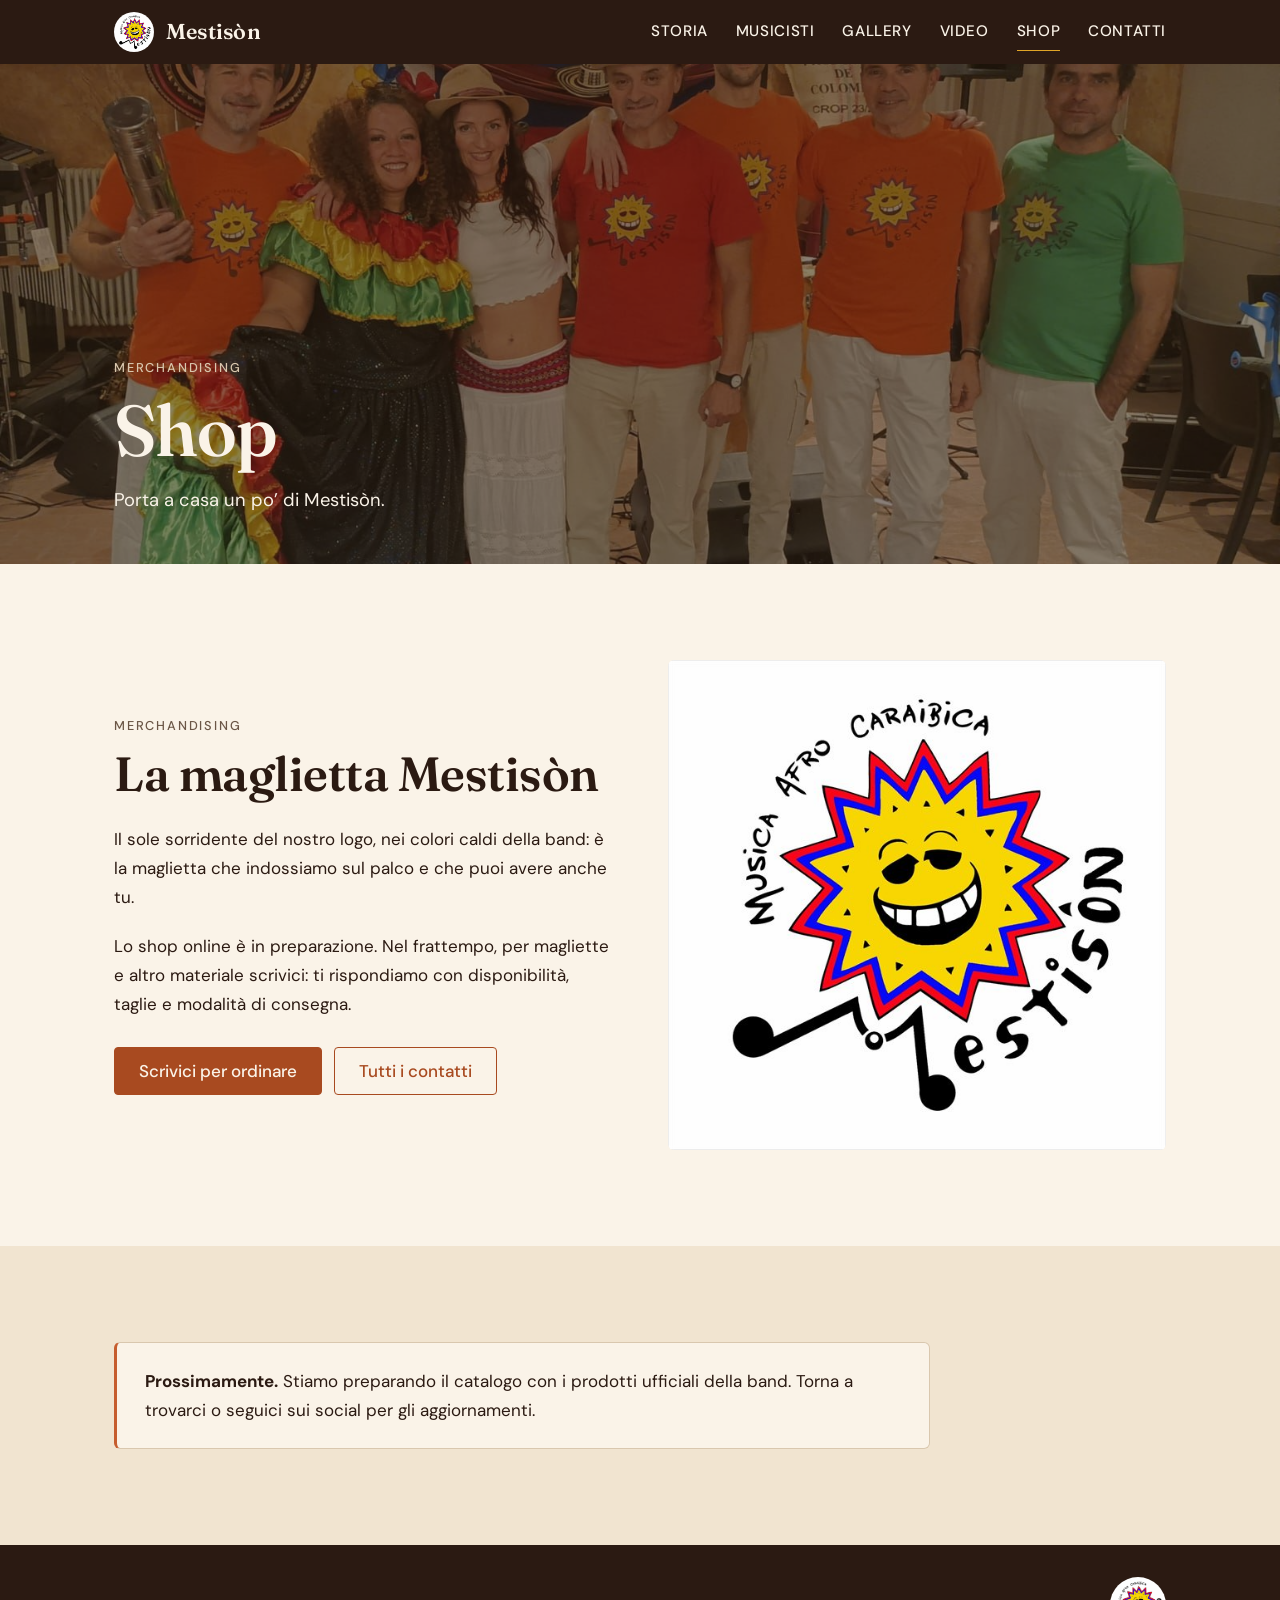
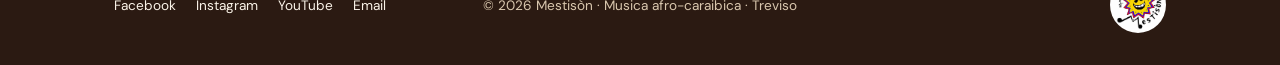
<file: site/shop/index.html>
<!DOCTYPE html>
<html lang="it">
<head>
  <meta charset="utf-8">
  <meta name="viewport" content="width=device-width, initial-scale=1">
  <title>Shop · Mestisòn</title>
  <meta name="description" content="Il merchandising di Mestisòn: magliette e materiale della band.">
  <link rel="icon" href="../assets/images/logo.jpg">
  <link rel="preconnect" href="https://fonts.googleapis.com">
  <link rel="preconnect" href="https://fonts.gstatic.com" crossorigin>
  <link href="https://fonts.googleapis.com/css2?family=Fraunces:wght@600&family=DM+Sans:wght@400;500;700&display=swap" rel="stylesheet">
  <link rel="stylesheet" href="../css/style.css">
</head>
<body>
  <a class="skip-link" href="#main">Vai al contenuto</a>

  <header class="top-bar">
    <div class="container top-bar__inner">
      <a class="brand" href="../" aria-label="Mestisòn, home">
        <img src="../assets/images/logo.jpg" alt="" width="40" height="40">
        <span>Mestisòn</span>
      </a>
      <button class="menu-toggle" type="button" aria-expanded="false" aria-controls="site-nav" aria-label="Apri il menu">
        <span></span><span></span><span></span>
      </button>
      <nav id="site-nav" class="site-nav" aria-label="Navigazione principale">
        <ul>
          <li><a href="../storia/">Storia</a></li>
          <li><a href="../musicisti/">Musicisti</a></li>
          <li><a href="../gallery/">Gallery</a></li>
          <li><a href="../video/">Video</a></li>
          <li><a href="../shop/" aria-current="page">Shop</a></li>
          <li><a href="../contatti/">Contatti</a></li>
        </ul>
      </nav>
    </div>
  </header>

  <section class="hero" aria-labelledby="page-title">
    <img class="hero__img" src="../assets/images/gallery/gruppo-capodanno2025.jpg" alt="La band Mestisòn con le magliette ufficiali con il sole del logo" fetchpriority="high">
    <div class="hero__content container">
      <span class="eyebrow">Merchandising</span>
      <h1 id="page-title">Shop</h1>
      <p>Porta a casa un po’ di Mestisòn.</p>
    </div>
  </section>

  <main id="main">
    <section class="section">
      <div class="container two-col">
        <div>
          <span class="eyebrow">Merchandising</span>
          <h2>La maglietta Mestisòn</h2>
          <p>Il sole sorridente del nostro logo, nei colori caldi della band: è la maglietta che indossiamo sul palco e che puoi avere anche tu.</p>
          <p>Lo shop online è in preparazione. Nel frattempo, per magliette e altro materiale scrivici: ti rispondiamo con disponibilità, taglie e modalità di consegna.</p>
          <div class="btn-group">
            <a class="btn" href="mailto:mestison2011@gmail.com?subject=Richiesta%20merchandising%20Mestis%C3%B2n">Scrivici per ordinare</a>
            <a class="btn btn--ghost" href="../contatti/">Tutti i contatti</a>
          </div>
        </div>
        <div class="two-col__media">
          <img src="../assets/images/logo.jpg" alt="Logo Mestisòn: un sole sorridente con i colori della bandiera colombiana e la scritta Musica Afro Caraibica" loading="lazy" width="600" height="590">
        </div>
      </div>
    </section>

    <section class="section section--alt">
      <div class="container">
        <div class="notice measure">
          <p><strong>Prossimamente.</strong> Stiamo preparando il catalogo con i prodotti ufficiali della band. Torna a trovarci o seguici sui social per gli aggiornamenti.</p>
        </div>
      </div>
    </section>
  </main>

  <footer class="bottom-bar">
    <div class="container bottom-bar__inner">
      <ul class="social" aria-label="Social">
        <!-- TODO: inserire gli URL dei profili social della band -->
        <li><a href="#">Facebook</a></li>
        <li><a href="#">Instagram</a></li>
        <li><a href="#">YouTube</a></li>
        <li><a href="mailto:mestison2011@gmail.com">Email</a></li>
      </ul>
      <p class="bottom-bar__copy">© <span id="year">2026</span> Mestisòn · Musica afro-caraibica · Treviso</p>
      <a class="bottom-bar__logo" href="../" aria-label="Mestisòn, home">
        <img src="../assets/images/logo.jpg" alt="Logo Mestisòn" width="56" height="56">
      </a>
    </div>
  </footer>

  <script src="../script.js"></script>
</body>
</html>
</file>
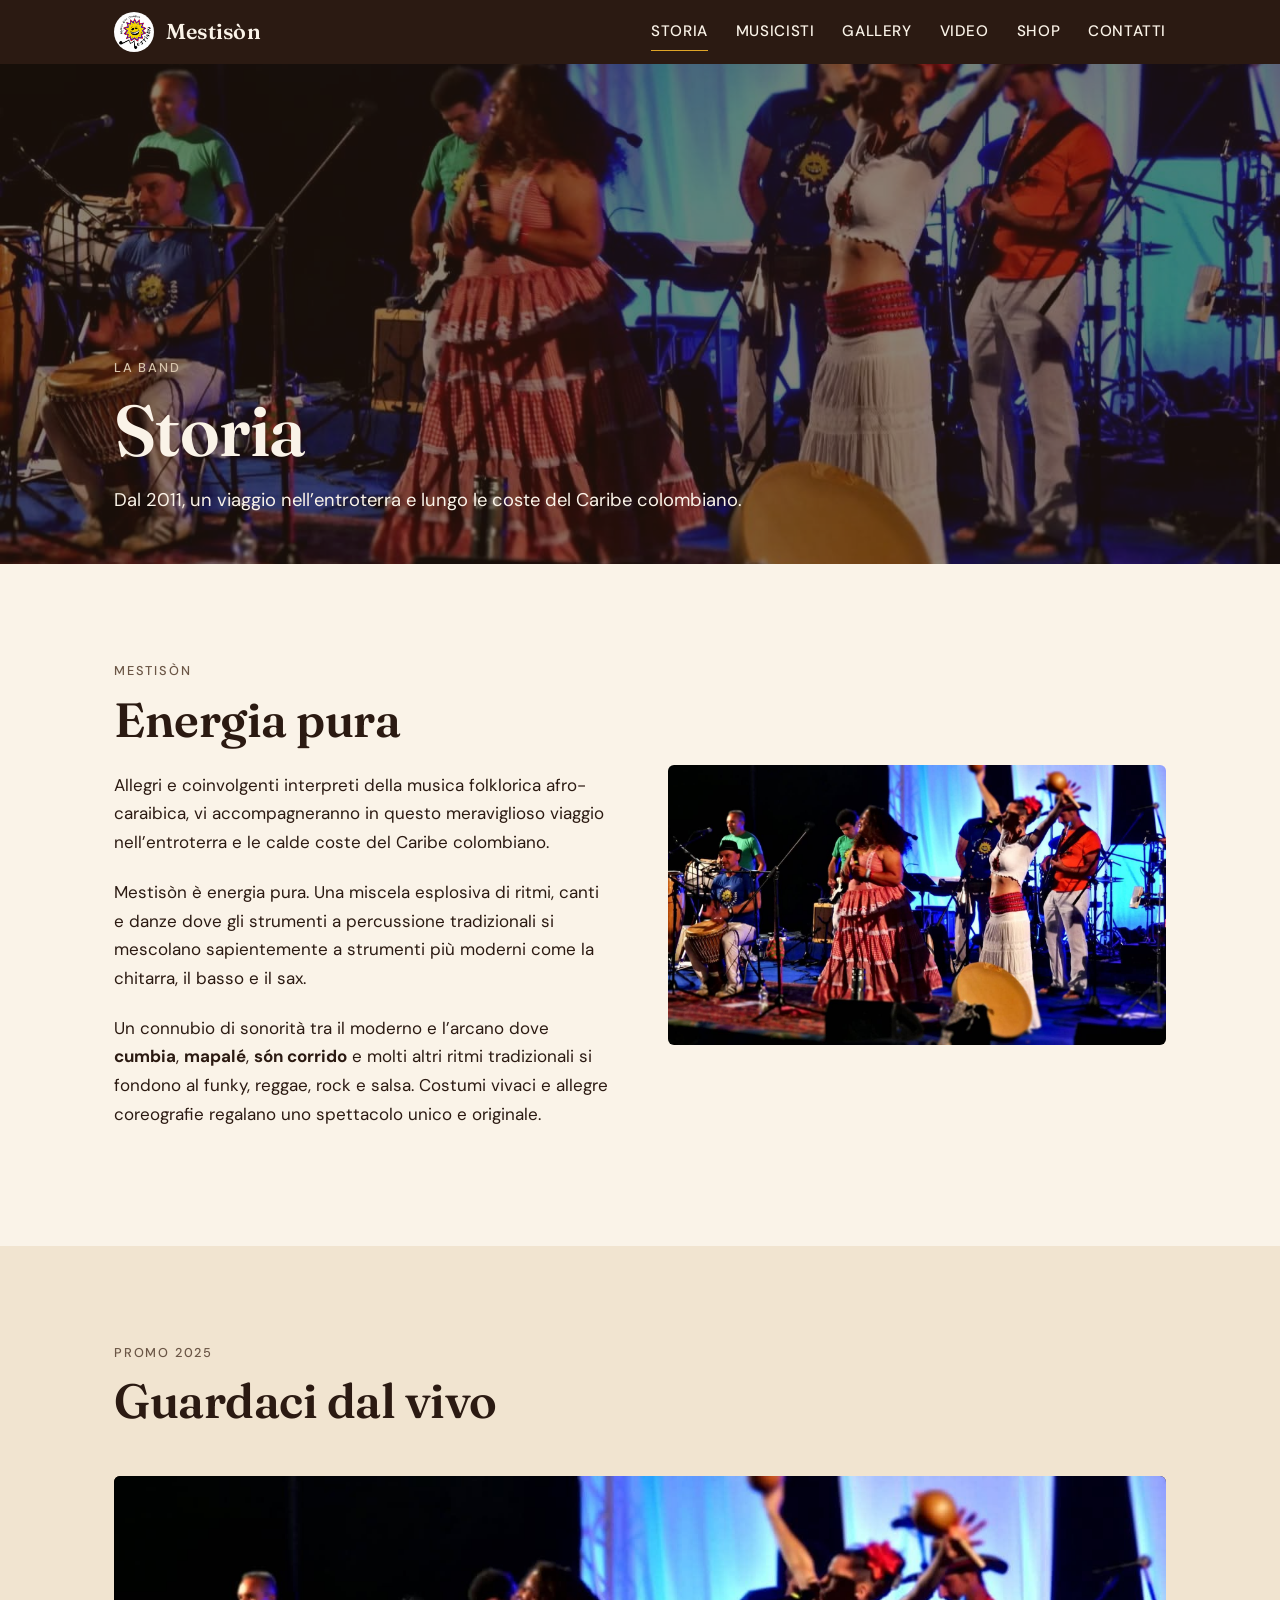
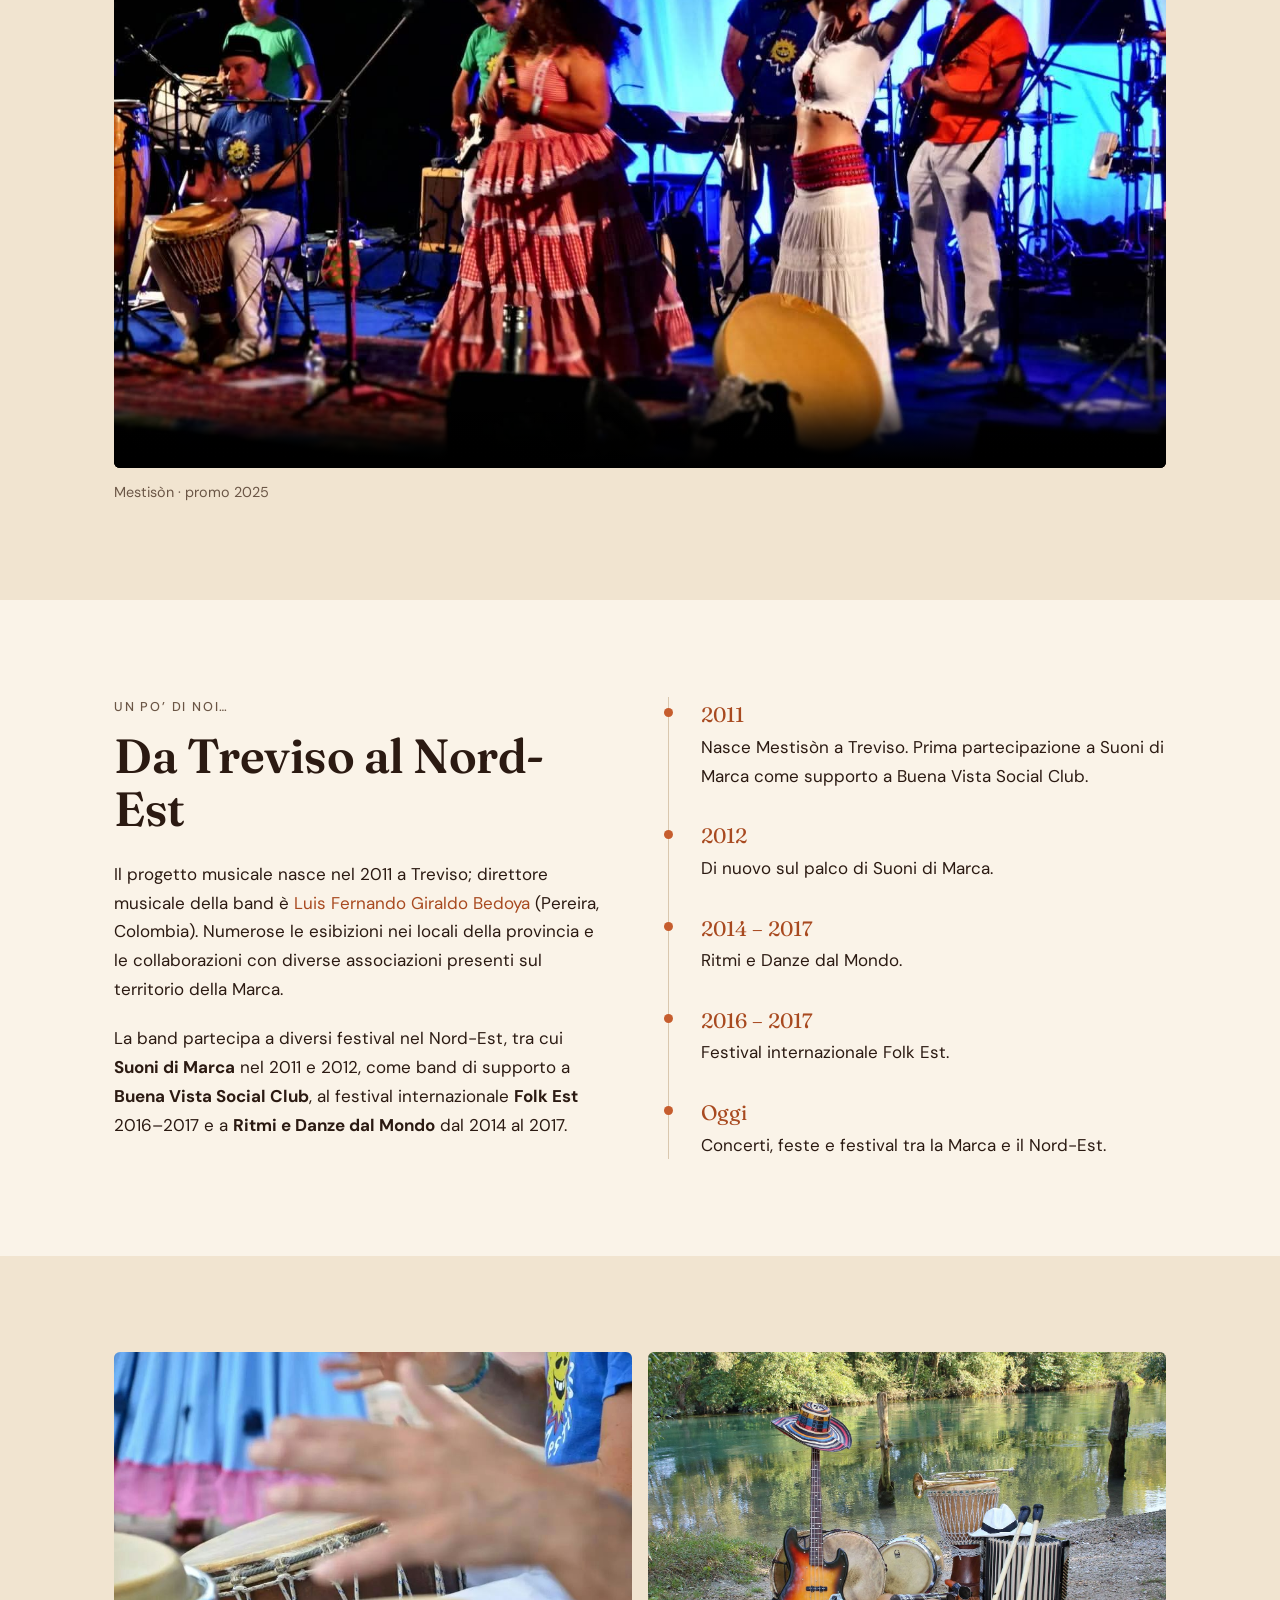
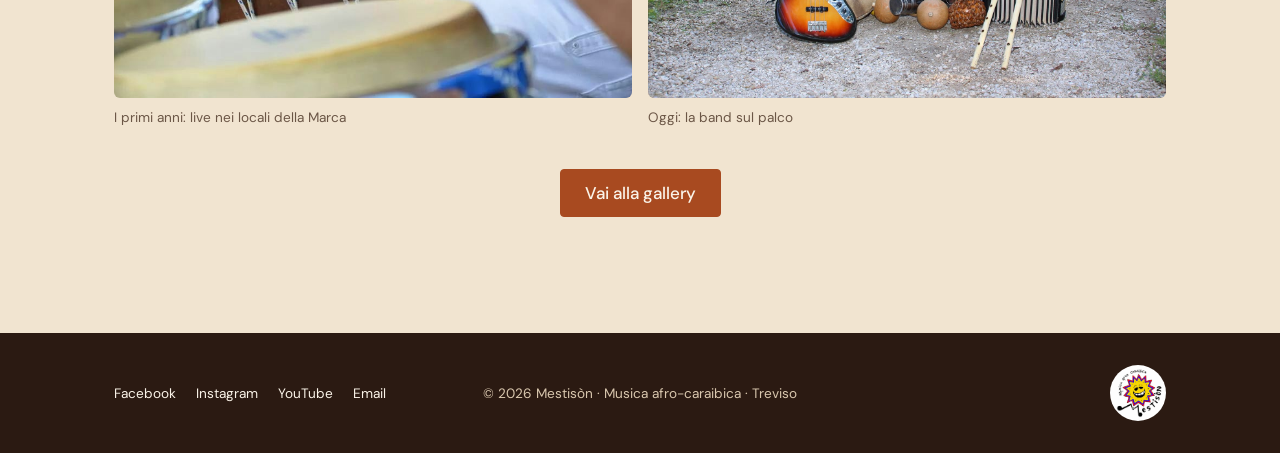
<file: site/storia/index.html>
<!DOCTYPE html>
<html lang="it">
<head>
  <meta charset="utf-8">
  <meta name="viewport" content="width=device-width, initial-scale=1">
  <title>Storia · Mestisòn</title>
  <meta name="description" content="La storia di Mestisòn: dal 2011 a Treviso, musica folklorica afro-caraibica tra cumbia, mapalé e són corrido.">
  <link rel="icon" href="../assets/images/logo.jpg">
  <link rel="preconnect" href="https://fonts.googleapis.com">
  <link rel="preconnect" href="https://fonts.gstatic.com" crossorigin>
  <link href="https://fonts.googleapis.com/css2?family=Fraunces:wght@600&family=DM+Sans:wght@400;500;700&display=swap" rel="stylesheet">
  <link rel="stylesheet" href="../css/style.css">
</head>
<body>
  <a class="skip-link" href="#main">Vai al contenuto</a>

  <header class="top-bar">
    <div class="container top-bar__inner">
      <a class="brand" href="../" aria-label="Mestisòn, home">
        <img src="../assets/images/logo.jpg" alt="" width="40" height="40">
        <span>Mestisòn</span>
      </a>
      <button class="menu-toggle" type="button" aria-expanded="false" aria-controls="site-nav" aria-label="Apri il menu">
        <span></span><span></span><span></span>
      </button>
      <nav id="site-nav" class="site-nav" aria-label="Navigazione principale">
        <ul>
          <li><a href="../storia/" aria-current="page">Storia</a></li>
          <li><a href="../musicisti/">Musicisti</a></li>
          <li><a href="../gallery/">Gallery</a></li>
          <li><a href="../video/">Video</a></li>
          <li><a href="../shop/">Shop</a></li>
          <li><a href="../contatti/">Contatti</a></li>
        </ul>
      </nav>
    </div>
  </header>

  <section class="hero" aria-labelledby="page-title">
    <img class="hero__img" src="../assets/images/storia/foto-storia.jpg" alt="Foto di gruppo della band Mestisòn" fetchpriority="high">
    <div class="hero__content container">
      <span class="eyebrow">La band</span>
      <h1 id="page-title">Storia</h1>
      <p>Dal 2011, un viaggio nell’entroterra e lungo le coste del Caribe colombiano.</p>
    </div>
  </section>

  <main id="main">
    <section class="section">
      <div class="container two-col">
        <div>
          <span class="eyebrow">Mestisòn</span>
          <h2>Energia pura</h2>
          <p>Allegri e coinvolgenti interpreti della musica folklorica afro-caraibica, vi accompagneranno in questo meraviglioso viaggio nell’entroterra e le calde coste del Caribe colombiano.</p>
          <p>Mestisòn è energia pura. Una miscela esplosiva di ritmi, canti e danze dove gli strumenti a percussione tradizionali si mescolano sapientemente a strumenti più moderni come la chitarra, il basso e il sax.</p>
          <p>Un connubio di sonorità tra il moderno e l’arcano dove <strong>cumbia</strong>, <strong>mapalé</strong>, <strong>són corrido</strong> e molti altri ritmi tradizionali si fondono al funky, reggae, rock e salsa. Costumi vivaci e allegre coreografie regalano uno spettacolo unico e originale.</p>
        </div>
        <div class="two-col__media">
          <img src="../assets/images/storia/foto-storia.jpg" alt="Mestisòn dal vivo: percussioni, voci e ballerine in costume tradizionale" loading="lazy" width="1600" height="900">
        </div>
      </div>
    </section>

    <section class="section section--alt">
      <div class="container">
        <div class="section__head">
          <span class="eyebrow">Promo 2025</span>
          <h2>Guardaci dal vivo</h2>
        </div>
        <figure class="video-frame">
          <video controls preload="metadata" poster="../assets/images/storia/foto-storia.jpg">
            <source src="../assets/video/promo_2025.mp4" type="video/mp4">
            Il tuo browser non supporta il video. <a href="../assets/video/promo_2025.mp4">Scarica il promo 2025</a>.
          </video>
          <figcaption>Mestisòn · promo 2025</figcaption>
        </figure>
      </div>
    </section>

    <section class="section">
      <div class="container two-col two-col--reverse">
        <div>
          <span class="eyebrow">Un po’ di noi…</span>
          <h2>Da Treviso al Nord-Est</h2>
          <p>Il progetto musicale nasce nel 2011 a Treviso; direttore musicale della band è <a href="../musicisti/">Luis Fernando Giraldo Bedoya</a> (Pereira, Colombia). Numerose le esibizioni nei locali della provincia e le collaborazioni con diverse associazioni presenti sul territorio della Marca.</p>
          <p>La band partecipa a diversi festival nel Nord-Est, tra cui <strong>Suoni di Marca</strong> nel 2011 e 2012, come band di supporto a <strong>Buena Vista Social Club</strong>, al festival internazionale <strong>Folk Est</strong> 2016–2017 e a <strong>Ritmi e Danze dal Mondo</strong> dal 2014 al 2017.</p>
        </div>
        <div>
          <ol class="timeline">
            <li>
              <time datetime="2011">2011</time>
              Nasce Mestisòn a Treviso. Prima partecipazione a Suoni di Marca come supporto a Buena Vista Social Club.
            </li>
            <li>
              <time datetime="2012">2012</time>
              Di nuovo sul palco di Suoni di Marca.
            </li>
            <li>
              <time datetime="2014">2014 – 2017</time>
              Ritmi e Danze dal Mondo.
            </li>
            <li>
              <time datetime="2016">2016 – 2017</time>
              Festival internazionale Folk Est.
            </li>
            <li>
              <time datetime="2025">Oggi</time>
              Concerti, feste e festival tra la Marca e il Nord-Est.
            </li>
          </ol>
        </div>
      </div>
    </section>

    <section class="section section--alt">
      <div class="container">
        <div class="photo-row">
          <figure>
            <img src="../assets/images/storia/live-2014.jpg" alt="Mestisòn in concerto in un locale, con cantante e percussionisti" loading="lazy" width="960" height="636">
            <figcaption>I primi anni: live nei locali della Marca</figcaption>
          </figure>
          <figure>
            <img src="../assets/images/storia/live-2025.jpg" alt="La band Mestisòn sul palco in una recente esibizione" loading="lazy" width="1600" height="1067">
            <figcaption>Oggi: la band sul palco</figcaption>
          </figure>
        </div>
        <p class="text-center" style="margin-top: 40px;"><a class="btn" href="../gallery/">Vai alla gallery</a></p>
      </div>
    </section>
  </main>

  <footer class="bottom-bar">
    <div class="container bottom-bar__inner">
      <ul class="social" aria-label="Social">
        <!-- TODO: inserire gli URL dei profili social della band -->
        <li><a href="#">Facebook</a></li>
        <li><a href="#">Instagram</a></li>
        <li><a href="#">YouTube</a></li>
        <li><a href="mailto:mestison2011@gmail.com">Email</a></li>
      </ul>
      <p class="bottom-bar__copy">© <span id="year">2026</span> Mestisòn · Musica afro-caraibica · Treviso</p>
      <a class="bottom-bar__logo" href="../" aria-label="Mestisòn, home">
        <img src="../assets/images/logo.jpg" alt="Logo Mestisòn" width="56" height="56">
      </a>
    </div>
  </footer>

  <script src="../script.js"></script>
</body>
</html>
</file>
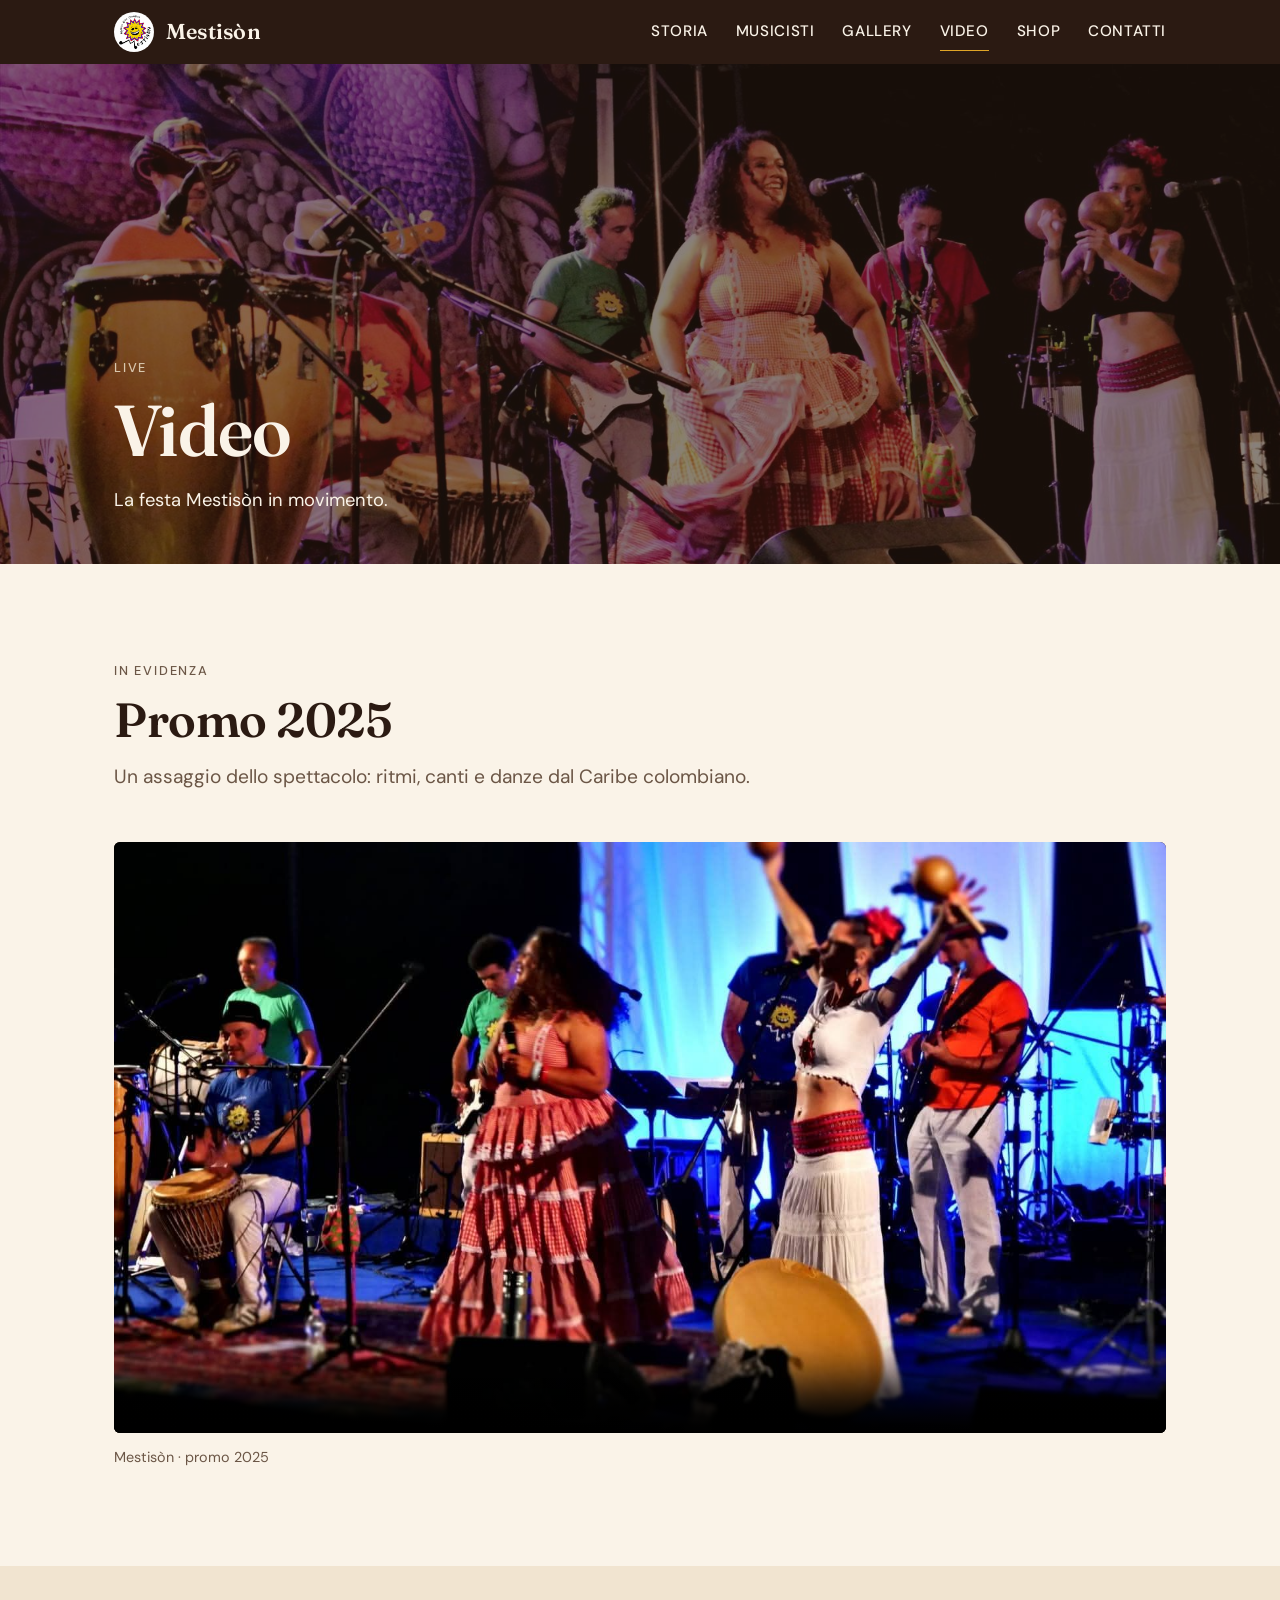
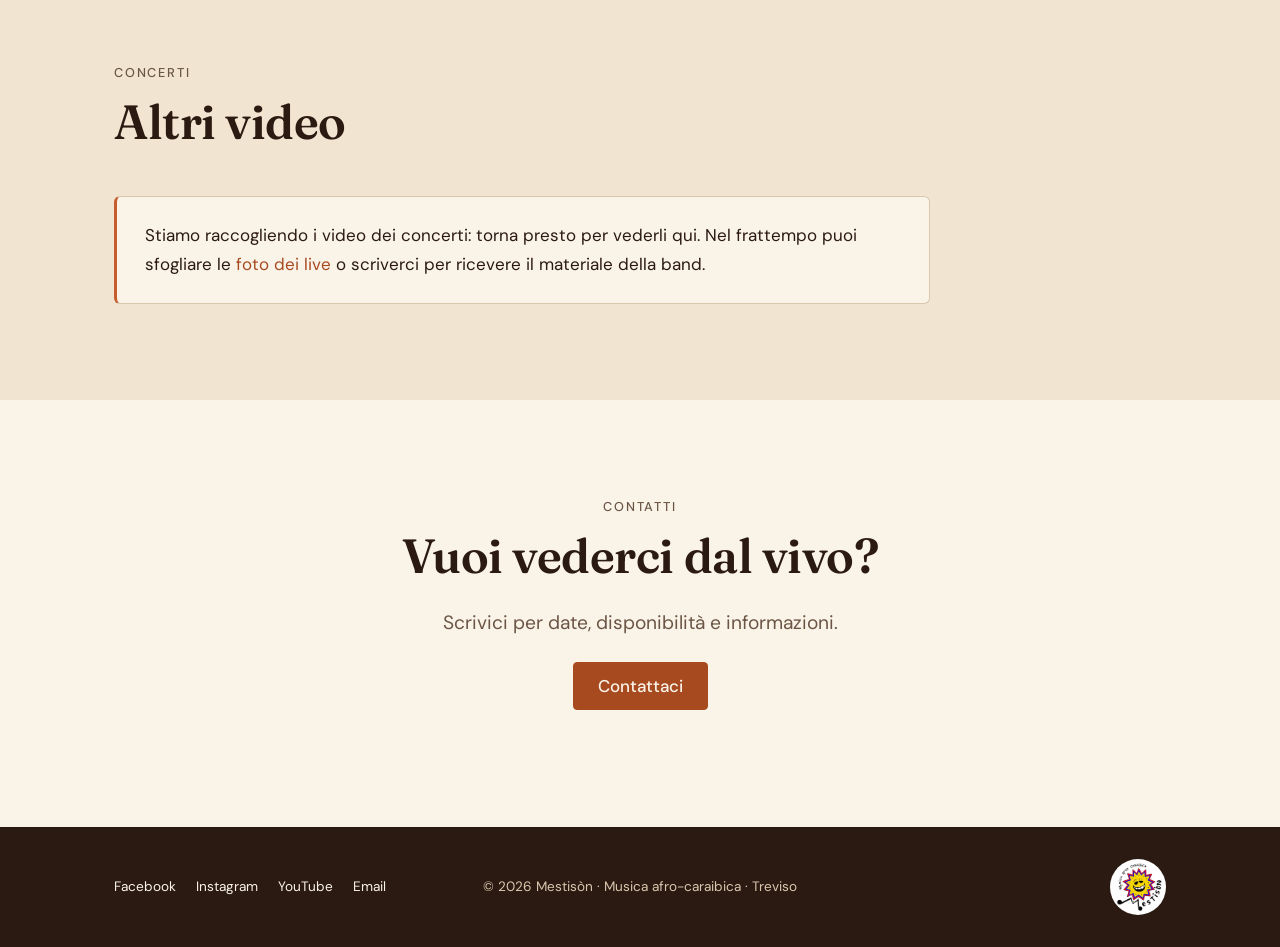
<file: site/video/index.html>
<!DOCTYPE html>
<html lang="it">
<head>
  <meta charset="utf-8">
  <meta name="viewport" content="width=device-width, initial-scale=1">
  <title>Video · Mestisòn</title>
  <meta name="description" content="I video di Mestisòn: il promo 2025 e le esibizioni dal vivo.">
  <link rel="icon" href="../assets/images/logo.jpg">
  <link rel="preconnect" href="https://fonts.googleapis.com">
  <link rel="preconnect" href="https://fonts.gstatic.com" crossorigin>
  <link href="https://fonts.googleapis.com/css2?family=Fraunces:wght@600&family=DM+Sans:wght@400;500;700&display=swap" rel="stylesheet">
  <link rel="stylesheet" href="../css/style.css">
</head>
<body>
  <a class="skip-link" href="#main">Vai al contenuto</a>

  <header class="top-bar">
    <div class="container top-bar__inner">
      <a class="brand" href="../" aria-label="Mestisòn, home">
        <img src="../assets/images/logo.jpg" alt="" width="40" height="40">
        <span>Mestisòn</span>
      </a>
      <button class="menu-toggle" type="button" aria-expanded="false" aria-controls="site-nav" aria-label="Apri il menu">
        <span></span><span></span><span></span>
      </button>
      <nav id="site-nav" class="site-nav" aria-label="Navigazione principale">
        <ul>
          <li><a href="../storia/">Storia</a></li>
          <li><a href="../musicisti/">Musicisti</a></li>
          <li><a href="../gallery/">Gallery</a></li>
          <li><a href="../video/" aria-current="page">Video</a></li>
          <li><a href="../shop/">Shop</a></li>
          <li><a href="../contatti/">Contatti</a></li>
        </ul>
      </nav>
    </div>
  </header>

  <section class="hero" aria-labelledby="page-title">
    <img class="hero__img" src="../assets/images/gallery/p1080384.jpg" alt="Mestisòn in concerto con luci di scena colorate" fetchpriority="high">
    <div class="hero__content container">
      <span class="eyebrow">Live</span>
      <h1 id="page-title">Video</h1>
      <p>La festa Mestisòn in movimento.</p>
    </div>
  </section>

  <main id="main">
    <section class="section">
      <div class="container">
        <div class="section__head measure">
          <span class="eyebrow">In evidenza</span>
          <h2>Promo 2025</h2>
          <p class="lead">Un assaggio dello spettacolo: ritmi, canti e danze dal Caribe colombiano.</p>
        </div>
        <figure class="video-frame">
          <video controls preload="metadata" poster="../assets/images/storia/foto-storia.jpg">
            <source src="../assets/video/promo_2025.mp4" type="video/mp4">
            Il tuo browser non supporta il video. <a href="../assets/video/promo_2025.mp4">Scarica il promo 2025</a>.
          </video>
          <figcaption>Mestisòn · promo 2025</figcaption>
        </figure>
      </div>
    </section>

    <section class="section section--alt">
      <div class="container">
        <div class="section__head measure">
          <span class="eyebrow">Concerti</span>
          <h2>Altri video</h2>
        </div>
        <div class="notice measure">
          <p>Stiamo raccogliendo i video dei concerti: torna presto per vederli qui. Nel frattempo puoi sfogliare le <a href="../gallery/">foto dei live</a> o scriverci per ricevere il materiale della band.</p>
        </div>
      </div>
    </section>

    <section class="section text-center">
      <div class="container">
        <span class="eyebrow">Contatti</span>
        <h2>Vuoi vederci dal vivo?</h2>
        <p class="lead">Scrivici per date, disponibilità e informazioni.</p>
        <p><a class="btn" href="../contatti/">Contattaci</a></p>
      </div>
    </section>
  </main>

  <footer class="bottom-bar">
    <div class="container bottom-bar__inner">
      <ul class="social" aria-label="Social">
        <!-- TODO: inserire gli URL dei profili social della band -->
        <li><a href="#">Facebook</a></li>
        <li><a href="#">Instagram</a></li>
        <li><a href="#">YouTube</a></li>
        <li><a href="mailto:mestison2011@gmail.com">Email</a></li>
      </ul>
      <p class="bottom-bar__copy">© <span id="year">2026</span> Mestisòn · Musica afro-caraibica · Treviso</p>
      <a class="bottom-bar__logo" href="../" aria-label="Mestisòn, home">
        <img src="../assets/images/logo.jpg" alt="Logo Mestisòn" width="56" height="56">
      </a>
    </div>
  </footer>

  <script src="../script.js"></script>
</body>
</html>
</file>
<file: site/css/style.css>
/* =========================================================
   Mestisòn — foglio di stile
   Token da ./requisiti/prompt/css/style.css + sezione "Stile"
   di ./requisiti/analisi.md
   ========================================================= */

:root {
  --bg: #FAF3E8;
  --bg-alt: #F1E4D0;
  --text: #2B1A12;
  --text-muted: #6B5646;
  --accent: #C65D2E;
  /* Terracotta scurita per testo/pulsanti: #C65D2E su crema ha contrasto 3.8:1,
     #A84A20 raggiunge 5.2:1 su crema e 4.6:1 su sabbia (WCAG AA ≥ 4.5:1). */
  --accent-ink: #A84A20;
  --accent-ink-hover: #8A3B18;
  --accent-2: #E0A526;
  --accent-cool: #1F6F6B;
  --bar: #2B1A12;
  --bar-text: #FAF3E8;
  --bar-muted: #D9C7AE;
  --line: #D9C7AE;
  --max-width: 1100px;
  --radius: 6px;
  --radius-btn: 4px;

  --font-display: "Fraunces", "DM Serif Display", Georgia, serif;
  --font-body: "DM Sans", "Inter", system-ui, sans-serif;

  --topbar-h: 64px;
  --section-y: 96px;
  --gutter: 24px;
  --transition: 200ms ease;
}

/* ---------- Reset essenziale ---------- */

*,
*::before,
*::after {
  box-sizing: border-box;
}

html {
  scroll-behavior: smooth;
  -webkit-text-size-adjust: 100%;
}

body {
  margin: 0;
  background: var(--bg);
  color: var(--text);
  font-family: var(--font-body);
  font-size: 17px;
  line-height: 1.7;
}

img,
video {
  display: block;
  max-width: 100%;
  height: auto;
}

img {
  border-radius: var(--radius);
}

h1,
h2,
h3,
h4 {
  font-family: var(--font-display);
  font-weight: 600;
  line-height: 1.1;
  margin: 0 0 0.5em;
  letter-spacing: -0.01em;
}

h1 {
  font-size: clamp(2.5rem, 6vw, 4.5rem);
}

h2 {
  font-size: clamp(2rem, 4vw, 3rem);
}

h3 {
  font-size: clamp(1.35rem, 2.4vw, 1.75rem);
}

p {
  margin: 0 0 1.2em;
}

ul,
ol {
  margin: 0 0 1.2em;
  padding-left: 1.3em;
}

a {
  color: var(--accent-ink);
  text-decoration: none;
  text-underline-offset: 0.2em;
  text-decoration-thickness: 1px;
  transition: color var(--transition), opacity var(--transition);
}

a:hover {
  text-decoration: underline;
  color: var(--accent-ink-hover);
}

:focus-visible {
  outline: 2px solid var(--accent-cool);
  outline-offset: 3px;
}

hr {
  border: 0;
  border-top: 1px solid var(--line);
  margin: 0;
}

/* ---------- Utilità ---------- */

.container {
  width: 100%;
  max-width: var(--max-width);
  margin-inline: auto;
  padding-inline: var(--gutter);
}

.visually-hidden {
  position: absolute;
  width: 1px;
  height: 1px;
  margin: -1px;
  padding: 0;
  overflow: hidden;
  clip: rect(0 0 0 0);
  white-space: nowrap;
  border: 0;
}

.skip-link {
  position: absolute;
  top: -100%;
  left: var(--gutter);
  z-index: 100;
  padding: 8px 14px;
  background: var(--bar);
  color: var(--bar-text);
  border-radius: 0 0 var(--radius-btn) var(--radius-btn);
}

.skip-link:focus {
  top: 0;
}

.eyebrow {
  display: block;
  margin: 0 0 12px;
  font-size: 0.8rem;
  font-weight: 500;
  letter-spacing: 0.14em;
  text-transform: uppercase;
  color: var(--text-muted);
}

.lead {
  font-size: 1.2rem;
  color: var(--text-muted);
  max-width: 60ch;
}

.muted {
  color: var(--text-muted);
}

.measure {
  max-width: 68ch;
}

.text-center {
  text-align: center;
}

.text-center .lead,
.text-center .measure {
  margin-inline: auto;
}

/* ---------- Pulsanti ---------- */

.btn {
  display: inline-block;
  padding: 12px 24px;
  background: var(--accent-ink);
  color: var(--bar-text);
  font-weight: 500;
  border: 1px solid var(--accent-ink);
  border-radius: var(--radius-btn);
  cursor: pointer;
  line-height: 1.3;
  transition: background-color var(--transition), color var(--transition), border-color var(--transition);
}

.btn:hover,
.btn:focus-visible {
  background: var(--accent-ink-hover);
  border-color: var(--accent-ink-hover);
  color: var(--bar-text);
  text-decoration: none;
}

.btn--ghost {
  background: transparent;
  color: var(--accent-ink);
}

.btn--ghost:hover,
.btn--ghost:focus-visible {
  background: var(--accent-ink);
  color: var(--bar-text);
}

.hero .btn--ghost {
  color: var(--bar-text);
  border-color: var(--bar-text);
}

.hero .btn--ghost:hover,
.hero .btn--ghost:focus-visible {
  background: var(--bar-text);
  color: var(--text);
}

.btn-group {
  display: flex;
  flex-wrap: wrap;
  gap: 12px;
  margin-top: 28px;
}

/* ---------- Top bar ---------- */

.top-bar {
  position: sticky;
  top: 0;
  z-index: 50;
  height: var(--topbar-h);
  background: var(--bar);
  color: var(--bar-text);
}

.top-bar__inner {
  display: flex;
  align-items: center;
  justify-content: space-between;
  height: 100%;
  gap: 24px;
}

.brand {
  display: inline-flex;
  align-items: center;
  gap: 12px;
  color: var(--bar-text);
  font-family: var(--font-display);
  font-size: 1.35rem;
  font-weight: 600;
  letter-spacing: 0.01em;
}

.brand:hover {
  color: var(--bar-text);
  text-decoration: none;
  opacity: 0.85;
}

.brand img {
  width: 40px;
  height: 40px;
  border-radius: 50%;
  object-fit: cover;
}

.site-nav ul {
  display: flex;
  gap: 28px;
  margin: 0;
  padding: 0;
  list-style: none;
}

.site-nav a {
  display: inline-block;
  padding: 6px 0;
  color: var(--bar-text);
  font-size: 0.95rem;
  font-weight: 500;
  letter-spacing: 0.04em;
  text-transform: uppercase;
  border-bottom: 1px solid transparent;
  transition: color var(--transition), border-color var(--transition);
}

.site-nav a:hover {
  text-decoration: none;
  color: var(--accent-2);
}

.site-nav a[aria-current="page"] {
  border-bottom-color: var(--accent-2);
}

.menu-toggle {
  display: none;
  width: 44px;
  height: 44px;
  padding: 0;
  background: transparent;
  border: 0;
  cursor: pointer;
  flex-direction: column;
  align-items: center;
  justify-content: center;
  gap: 5px;
}

.menu-toggle span {
  display: block;
  width: 24px;
  height: 2px;
  background: var(--bar-text);
  transition: opacity var(--transition);
}

.menu-toggle[aria-expanded="true"] span:nth-child(2) {
  opacity: 0;
}

/* ---------- Hero / banner ---------- */

.hero {
  position: relative;
  height: 60vh;
  max-height: 500px;
  min-height: 320px;
  display: flex;
  align-items: flex-end;
  color: var(--bar-text);
  overflow: hidden;
}

.hero__img {
  position: absolute;
  inset: 0;
  width: 100%;
  height: 100%;
  object-fit: cover;
  border-radius: 0;
}

.hero::after {
  content: "";
  position: absolute;
  inset: 0;
  background: rgba(43, 26, 18, 0.55);
}

.hero__content {
  position: relative;
  z-index: 1;
  padding-block: 48px;
}

.hero .eyebrow {
  color: var(--bar-muted);
}

.hero h1 {
  margin-bottom: 0.2em;
  color: var(--bar-text);
}

.hero p {
  max-width: 54ch;
  margin-bottom: 0;
  font-size: 1.15rem;
}

.hero--home {
  height: 72vh;
  max-height: 620px;
}

/* ---------- Sezioni ---------- */

.section {
  padding-block: var(--section-y);
}

.section--alt {
  background: var(--bg-alt);
}

.section--line {
  border-top: 1px solid var(--line);
}

.section--tight {
  padding-block: calc(var(--section-y) * 0.6);
}

.section__head {
  margin-bottom: 48px;
}

.section__head h2 {
  margin-bottom: 0.3em;
}

.section__head p {
  margin-bottom: 0;
}

.two-col {
  display: grid;
  grid-template-columns: 1fr 1fr;
  gap: 56px;
  align-items: center;
}

.two-col--reverse .two-col__media {
  order: 2;
}

.two-col__media img {
  width: 100%;
  height: 100%;
  object-fit: cover;
}

/* ---------- Biografie / musicisti ---------- */

.musicians {
  display: grid;
  gap: 80px;
}

.musician {
  display: grid;
  grid-template-columns: 1fr 1fr;
  gap: 56px;
  align-items: center;
}

.musician:nth-child(even) .musician__media {
  order: 2;
}

.musician__media {
  margin: 0;
}

.musician__media img {
  width: 100%;
  aspect-ratio: 4 / 5;
  object-fit: cover;
}

.musician__role {
  display: block;
  margin-bottom: 12px;
  font-size: 0.85rem;
  letter-spacing: 0.12em;
  text-transform: uppercase;
  color: var(--accent-ink);
}

.musician h2 {
  font-size: clamp(1.75rem, 3vw, 2.4rem);
}

.musician details {
  margin-top: 8px;
  border-top: 1px solid var(--line);
  padding-top: 12px;
}

.musician summary {
  cursor: pointer;
  font-weight: 500;
  color: var(--accent-ink);
  list-style: none;
}

.musician summary::-webkit-details-marker {
  display: none;
}

.musician summary::before {
  content: "+";
  display: inline-block;
  width: 1.2em;
  font-family: var(--font-display);
}

.musician details[open] summary::before {
  content: "–";
}

.musician summary:hover {
  text-decoration: underline;
}

.musician details h3 {
  margin-top: 1.4em;
  font-size: 1.1rem;
  letter-spacing: 0.08em;
  text-transform: uppercase;
  font-family: var(--font-body);
  font-weight: 700;
}

.musician details ul {
  padding-left: 1.1em;
}

/* ---------- Griglie contenuti ---------- */

.cards {
  display: grid;
  grid-template-columns: repeat(3, 1fr);
  gap: 32px;
}

.card {
  padding: 32px 28px;
  background: var(--bg);
  border: 1px solid var(--line);
  border-radius: var(--radius);
}

.section--alt .card {
  background: var(--bg);
}

.card h3 {
  margin-bottom: 0.4em;
}

.card p:last-child {
  margin-bottom: 0;
}

.card--contact a {
  font-size: 1.15rem;
  font-weight: 500;
  word-break: break-word;
}

.rhythms {
  display: flex;
  flex-wrap: wrap;
  justify-content: center;
  gap: 8px 0;
  margin: 0;
  padding: 0;
  list-style: none;
  font-family: var(--font-display);
  font-size: clamp(1.3rem, 2.6vw, 1.9rem);
}

.rhythms li {
  padding-inline: 20px;
  border-right: 1px solid var(--line);
}

.rhythms li:last-child {
  border-right: 0;
}

.rhythms em {
  font-style: normal;
  color: var(--accent-ink);
}

/* ---------- Timeline ---------- */

.timeline {
  margin: 0;
  padding: 0;
  list-style: none;
  border-left: 1px solid var(--line);
}

.timeline li {
  position: relative;
  padding: 0 0 28px 32px;
}

.timeline li:last-child {
  padding-bottom: 0;
}

.timeline li::before {
  content: "";
  position: absolute;
  left: -5px;
  top: 0.65em;
  width: 9px;
  height: 9px;
  border-radius: 50%;
  background: var(--accent);
}

.timeline time {
  display: block;
  font-family: var(--font-display);
  font-size: 1.3rem;
  color: var(--accent-ink);
}

/* ---------- Gallery ---------- */

.gallery {
  display: grid;
  grid-template-columns: repeat(3, 1fr);
  grid-auto-rows: 240px;
  grid-auto-flow: dense;
  gap: 16px;
}

.gallery figure {
  margin: 0;
  position: relative;
  overflow: hidden;
  border-radius: var(--radius);
}

.gallery figure.is-tall {
  grid-row: span 2;
}

.gallery figure.is-wide {
  grid-column: span 2;
}

.gallery button {
  display: block;
  width: 100%;
  height: 100%;
  padding: 0;
  border: 0;
  background: none;
  cursor: zoom-in;
}

.gallery img {
  width: 100%;
  height: 100%;
  object-fit: cover;
  transition: opacity var(--transition);
}

.gallery button:hover img,
.gallery button:focus-visible img {
  opacity: 0.85;
}

.gallery figcaption {
  position: absolute;
  inset: auto 0 0 0;
  padding: 28px 16px 12px;
  font-size: 0.85rem;
  color: var(--bar-text);
  background: linear-gradient(to top, rgba(43, 26, 18, 0.75), rgba(43, 26, 18, 0));
  pointer-events: none;
}

.gallery-preview {
  display: grid;
  grid-template-columns: repeat(3, 1fr);
  gap: 16px;
}

.gallery-preview img {
  width: 100%;
  aspect-ratio: 4 / 3;
  object-fit: cover;
}

/* Lightbox */

.lightbox {
  max-width: min(92vw, 1200px);
  max-height: 92vh;
  padding: 0;
  border: 0;
  border-radius: var(--radius);
  background: var(--bar);
  color: var(--bar-text);
  overflow: hidden;
}

.lightbox[open] {
  display: flex;
  flex-direction: column;
}

.lightbox::backdrop {
  background: rgba(43, 26, 18, 0.85);
}

.lightbox img {
  flex: 1 1 auto;
  min-height: 0;
  max-height: calc(92vh - 64px);
  width: auto;
  max-width: 100%;
  margin-inline: auto;
  object-fit: contain;
  border-radius: var(--radius) var(--radius) 0 0;
}

.lightbox__caption {
  flex: 0 0 auto;
  display: flex;
  align-items: center;
  justify-content: space-between;
  gap: 16px;
  padding: 12px 16px;
  font-size: 0.9rem;
  color: var(--bar-muted);
}

.lightbox__close {
  padding: 6px 14px;
  background: transparent;
  color: var(--bar-text);
  border: 1px solid var(--bar-muted);
  border-radius: var(--radius-btn);
  cursor: pointer;
  font: inherit;
  transition: background-color var(--transition), color var(--transition);
}

.lightbox__close:hover {
  background: var(--bar-text);
  color: var(--text);
}

/* ---------- Video ---------- */

.video-frame {
  margin: 0;
}

.video-frame video {
  width: 100%;
  aspect-ratio: 16 / 9;
  background: var(--bar);
  border-radius: var(--radius);
}

.video-frame figcaption {
  margin-top: 12px;
  font-size: 0.9rem;
  color: var(--text-muted);
}

/* ---------- Photo strip ---------- */

.photo-row {
  display: grid;
  grid-template-columns: 1fr 1fr;
  gap: 16px;
}

.photo-row figure {
  margin: 0;
}

.photo-row img {
  width: 100%;
  aspect-ratio: 3 / 2;
  object-fit: cover;
}

.photo-row figcaption {
  margin-top: 8px;
  font-size: 0.85rem;
  color: var(--text-muted);
}

/* ---------- Notice (contenuti in arrivo) ---------- */

.notice {
  padding: 24px 28px;
  border: 1px solid var(--line);
  border-left: 3px solid var(--accent);
  border-radius: var(--radius);
  background: var(--bg);
}

.notice p:last-child {
  margin-bottom: 0;
}

/* ---------- Bottom bar ---------- */

.bottom-bar {
  background: var(--bar);
  color: var(--bar-muted);
  font-size: 0.85rem;
  padding-block: 32px;
}

.bottom-bar__inner {
  display: grid;
  grid-template-columns: 1fr auto 1fr;
  align-items: center;
  gap: 24px;
}

.bottom-bar a {
  color: var(--bar-text);
}

.bottom-bar a:hover {
  color: var(--accent-2);
}

.social {
  display: flex;
  gap: 20px;
  margin: 0;
  padding: 0;
  list-style: none;
}

.bottom-bar__copy {
  text-align: center;
  margin: 0;
}

.bottom-bar__logo {
  justify-self: end;
}

.bottom-bar__logo img {
  width: 56px;
  height: 56px;
  border-radius: 50%;
  object-fit: cover;
}

/* ---------- Responsive ---------- */

@media (max-width: 1000px) {
  .cards {
    grid-template-columns: repeat(2, 1fr);
  }
}

@media (max-width: 768px) {
  :root {
    --section-y: 56px;
    --gutter: 20px;
  }

  .menu-toggle {
    display: flex;
  }

  .site-nav {
    position: absolute;
    top: var(--topbar-h);
    left: 0;
    right: 0;
    display: none;
    background: var(--bar);
    border-top: 1px solid rgba(250, 243, 232, 0.15);
    padding: 12px var(--gutter) 20px;
  }

  .site-nav.is-open {
    display: block;
  }

  .site-nav ul {
    flex-direction: column;
    gap: 4px;
  }

  .site-nav a {
    display: block;
    padding: 10px 0;
    font-size: 1.05rem;
  }

  .site-nav a[aria-current="page"] {
    border-bottom-color: transparent;
    color: var(--accent-2);
  }

  .hero,
  .hero--home {
    height: auto;
    min-height: 320px;
    max-height: none;
  }

  .hero__content {
    padding-block: 36px;
  }

  .two-col,
  .musician,
  .photo-row,
  .cards {
    grid-template-columns: 1fr;
    gap: 28px;
  }

  .two-col--reverse .two-col__media,
  .musician:nth-child(even) .musician__media {
    order: 0;
  }

  .musicians {
    gap: 56px;
  }

  .musician__media img {
    aspect-ratio: 4 / 3;
  }

  .section__head {
    margin-bottom: 32px;
  }

  .gallery {
    grid-template-columns: repeat(2, 1fr);
    grid-auto-rows: 180px;
    gap: 10px;
  }

  .gallery figure.is-wide {
    grid-column: span 2;
  }

  .gallery-preview {
    grid-template-columns: 1fr;
  }

  .rhythms li {
    padding-inline: 12px;
  }

  .bottom-bar__inner {
    grid-template-columns: 1fr;
    justify-items: center;
    text-align: center;
  }

  .social {
    flex-wrap: wrap;
    justify-content: center;
    gap: 8px 20px;
  }

  .bottom-bar__logo {
    justify-self: center;
  }
}

@media (max-width: 480px) {
  .gallery {
    grid-template-columns: 1fr;
    grid-auto-rows: 220px;
  }

  .gallery figure.is-tall,
  .gallery figure.is-wide {
    grid-row: auto;
    grid-column: auto;
  }
}

@media (prefers-reduced-motion: reduce) {
  html {
    scroll-behavior: auto;
  }

  *,
  *::before,
  *::after {
    transition: none !important;
  }
}
</file>
